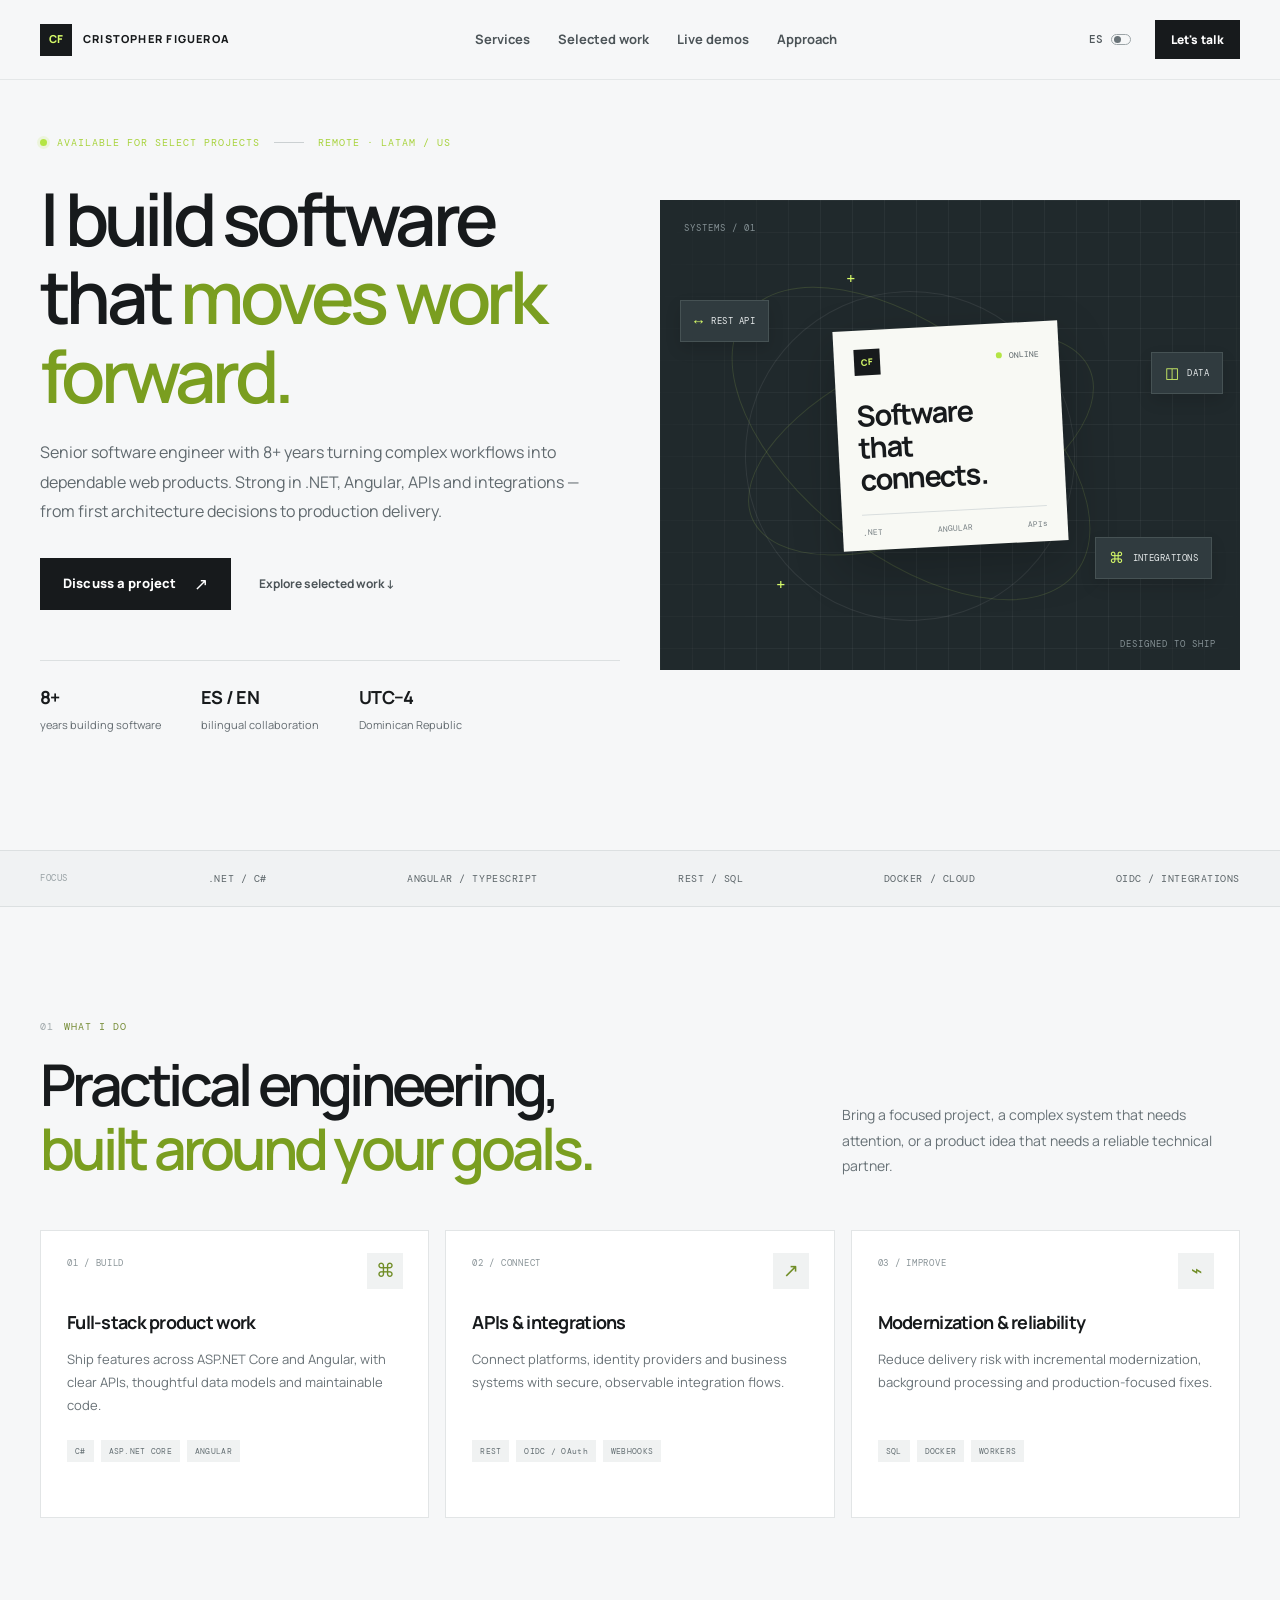
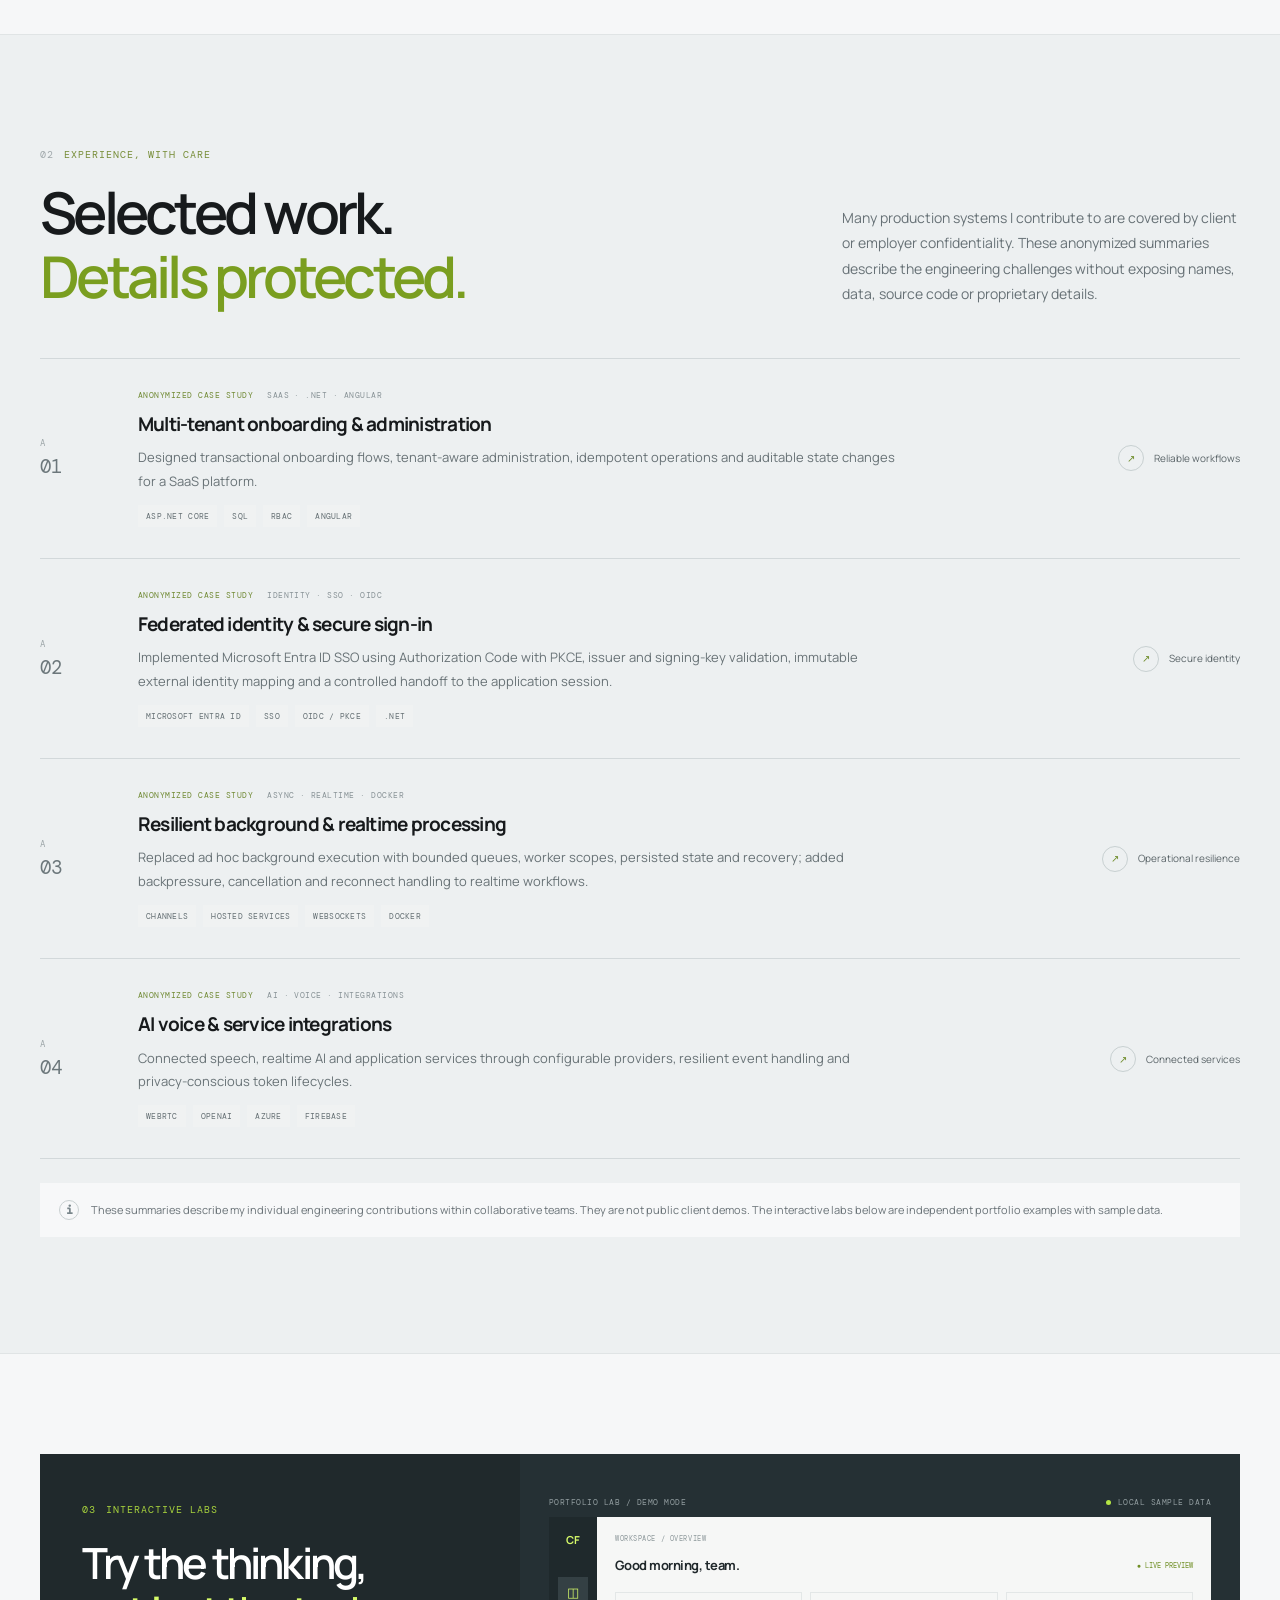
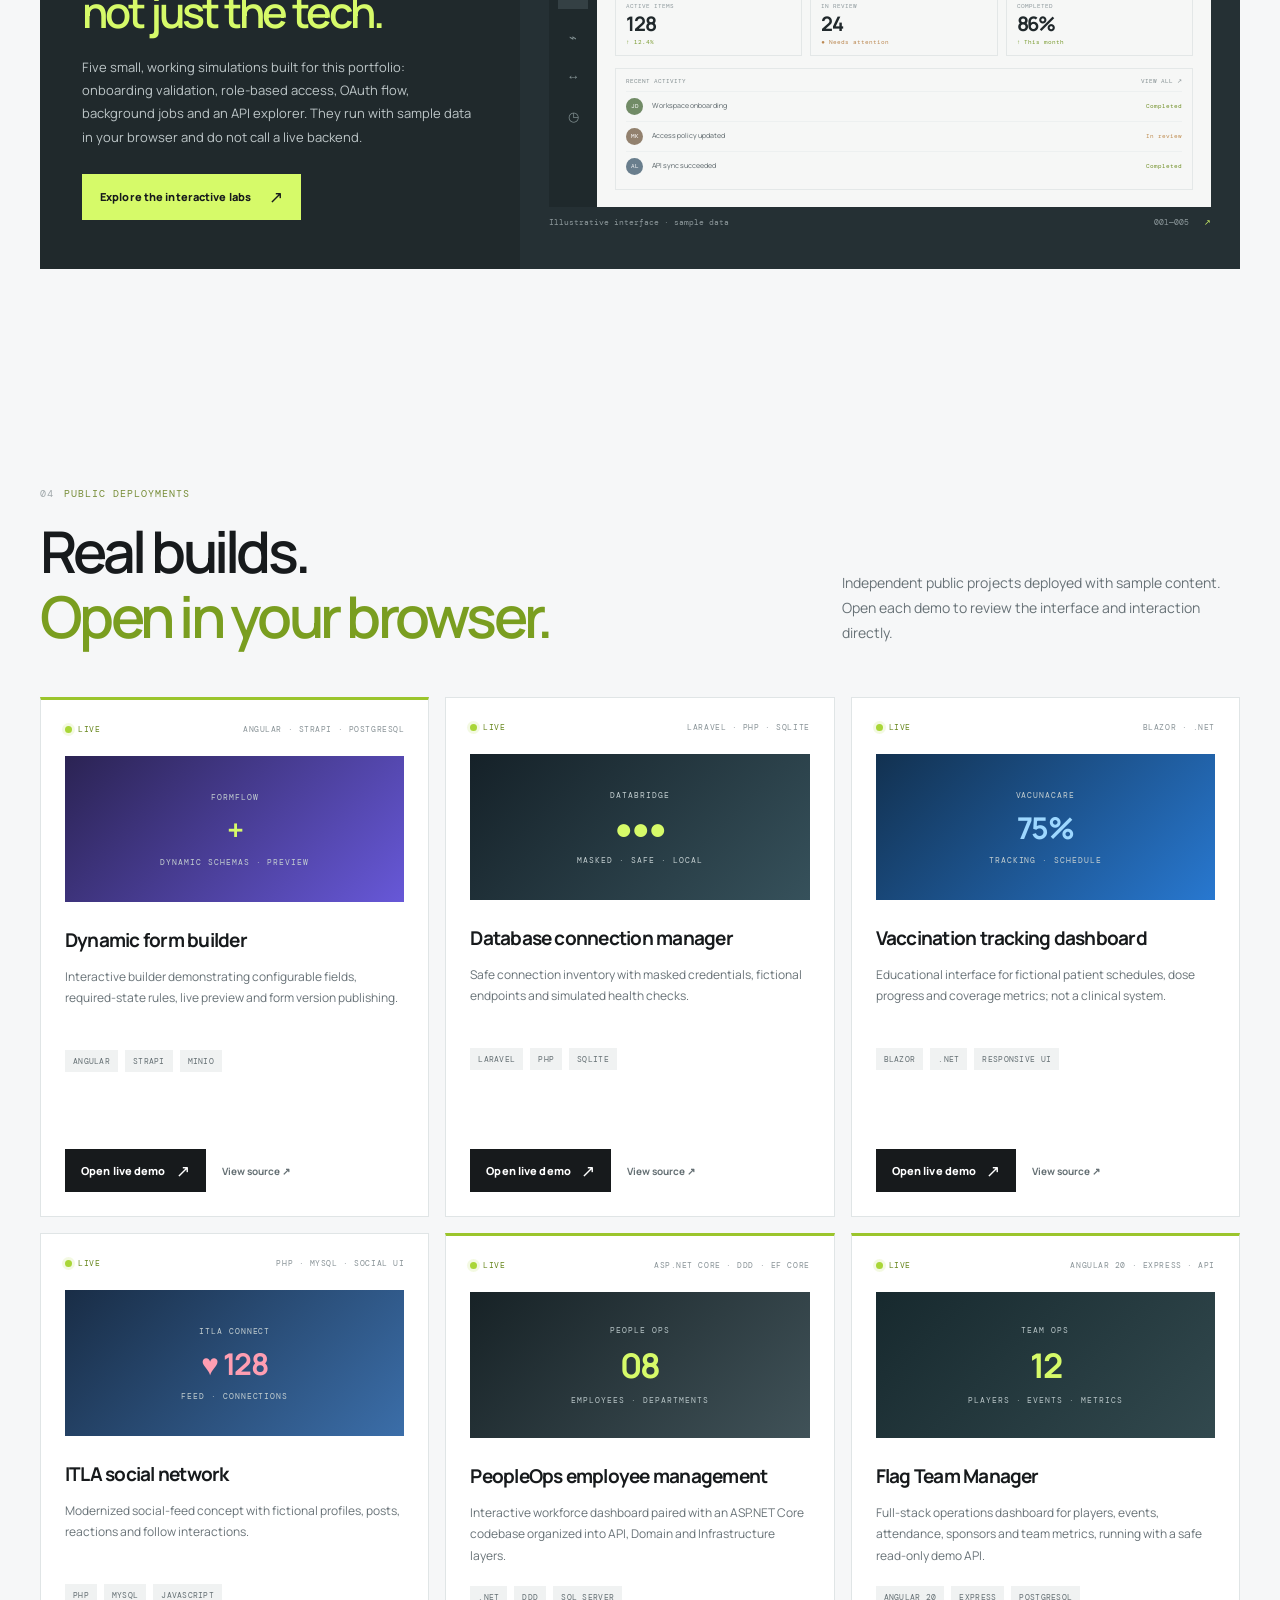
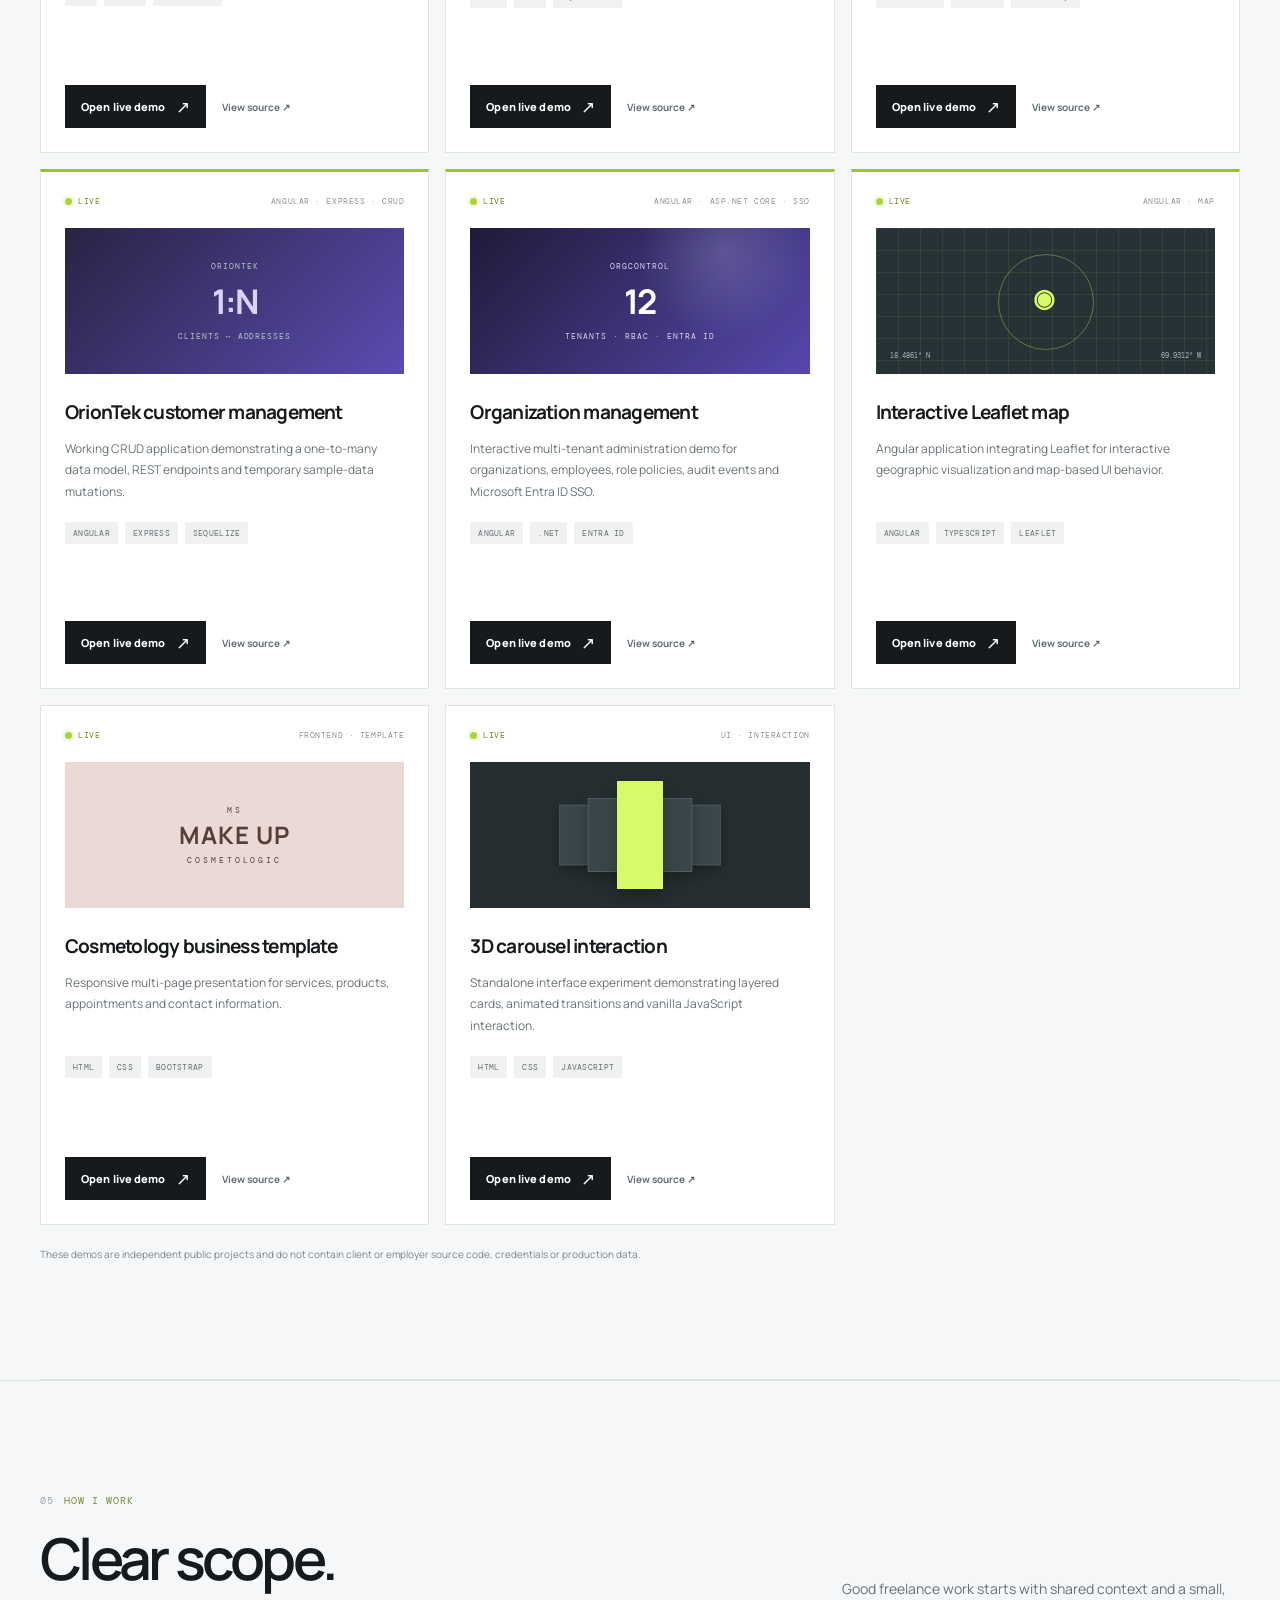
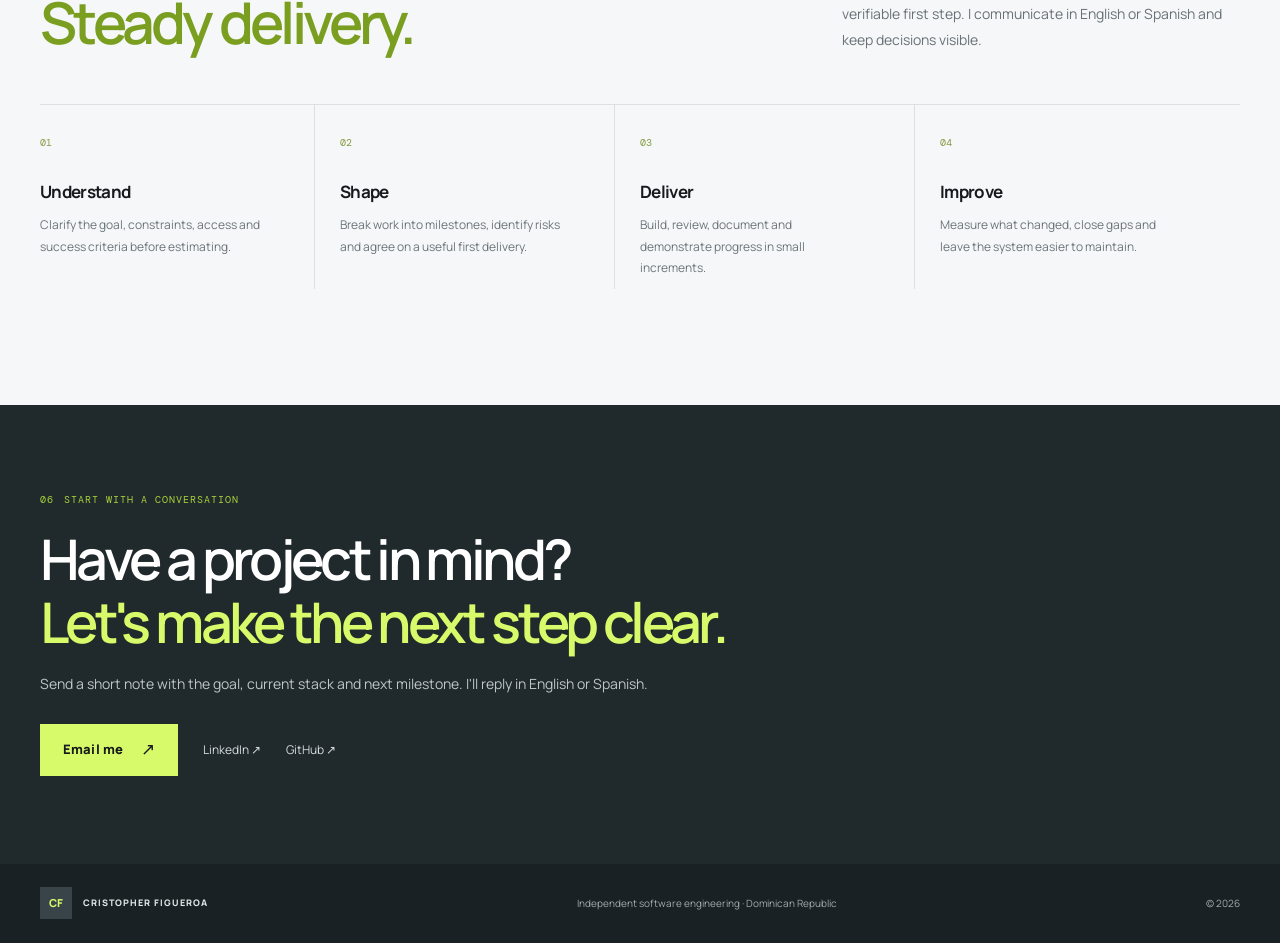
<file: index.html>
<!doctype html>
<html lang="en">
<head>
  <meta charset="utf-8">
  <meta name="viewport" content="width=device-width, initial-scale=1">
  <meta name="theme-color" content="#f6f7f8">
  <meta name="description" content="Cristopher Figueroa — software engineer building dependable .NET and Angular products, APIs, integrations and modernizations. Remote from the Dominican Republic; English and Spanish.">
  <meta property="og:type" content="website">
  <meta property="og:title" content="Cristopher Figueroa — Software Engineer">
  <meta property="og:description" content="Practical engineering for APIs, SaaS workflows, integrations and product modernization.">
  <title>Cristopher Figueroa — Software Engineer</title>
  <link rel="icon" href="/favicon.svg" type="image/svg+xml">
  <link rel="preconnect" href="https://fonts.googleapis.com">
  <link rel="preconnect" href="https://fonts.gstatic.com" crossorigin>
  <link href="https://fonts.googleapis.com/css2?family=DM+Mono:wght@400;500&family=Manrope:wght@400;500;600;700;800&display=swap" rel="stylesheet">
  <link rel="stylesheet" href="/styles.css">
  <script defer src="/app.js"></script>
</head>
<body>
  <a class="skip-link" href="#main" data-i18n="skip">Skip to content</a>
  <header class="topbar">
    <a class="wordmark" href="#top" aria-label="Cristopher Figueroa home"><span class="mark">CF</span><span>CRISTOPHER FIGUEROA</span></a>
    <nav class="desktop-nav" aria-label="Primary navigation">
      <a href="#services" data-i18n="navServices">Services</a><a href="#work" data-i18n="navWork">Selected work</a><a href="#live-demos" data-i18n="navDemos">Live demos</a><a href="#approach" data-i18n="navApproach">Approach</a>
    </nav>
    <div class="nav-actions"><button class="lang-toggle" type="button" aria-label="Cambiar idioma a español">ES <span class="toggle-dot"></span></button><a class="button button-small button-dark" href="mailto:cristopherdanielfigueroa@gmail.com?subject=Project%20inquiry" data-i18n="navContact">Let's talk</a></div>
  </header>

  <main id="main">
    <section class="hero section-wrap" id="top">
      <div class="hero-copy">
        <div class="eyebrow"><span class="live-dot"></span><span data-i18n="availability">AVAILABLE FOR SELECT PROJECTS</span><span class="eyebrow-line"></span><span>REMOTE · LATAM / US</span></div>
        <h1 data-i18n-html="headline">I build software<br>that <em>moves work forward.</em></h1>
        <p class="hero-lead" data-i18n="intro">Senior software engineer with 8+ years turning complex workflows into dependable web products. Strong in .NET, Angular, APIs and integrations — from first architecture decisions to production delivery.</p>
        <div class="hero-cta"><a class="button button-dark" href="mailto:cristopherdanielfigueroa@gmail.com?subject=Project%20inquiry" data-i18n="startProject">Discuss a project <span aria-hidden="true">↗</span></a><a class="text-link" href="#work" data-i18n="seeWork">Explore selected work <span aria-hidden="true">↓</span></a></div>
        <div class="hero-facts"><div><strong>8+</strong><span data-i18n="years">years building software</span></div><div><strong>ES / EN</strong><span data-i18n="languages">bilingual collaboration</span></div><div><strong>UTC−4</strong><span data-i18n="timezone">Dominican Republic</span></div></div>
      </div>
      <div class="hero-art" aria-label="Illustration of connected software components" role="img">
        <div class="art-grid"></div><div class="art-label art-label-top">SYSTEMS / 01</div><div class="art-label art-label-bottom">DESIGNED TO SHIP</div>
        <div class="orbit orbit-one"></div><div class="orbit orbit-two"></div><div class="orbit orbit-three"></div>
        <div class="core-card"><div class="core-top"><span class="core-chip">CF</span><span class="core-status"><i></i> ONLINE</span></div><div class="core-title">Software<br>that connects.</div><div class="core-rule"></div><div class="core-stack"><span>.NET</span><span>ANGULAR</span><span>APIs</span></div></div>
        <div class="float-node node-api"><span class="node-icon">↔</span><span>REST API</span></div><div class="float-node node-data"><span class="node-icon">◫</span><span>DATA</span></div><div class="float-node node-cloud"><span class="node-icon">⌘</span><span>INTEGRATIONS</span></div><div class="art-cross cross-a">+</div><div class="art-cross cross-b">+</div>
      </div>
    </section>

    <section class="trust-strip" aria-label="Technology focus"><div class="section-wrap trust-inner"><span class="mono" data-i18n="focus">FOCUS</span><span>.NET / C#</span><span>ANGULAR / TYPESCRIPT</span><span>REST / SQL</span><span>DOCKER / CLOUD</span><span>OIDC / INTEGRATIONS</span></div></section>

    <section class="section-wrap section-block" id="services">
      <div class="section-heading"><div><div class="eyebrow eyebrow-dark"><span>01</span><span data-i18n="servicesEyebrow">WHAT I DO</span></div><h2 data-i18n-html="servicesTitle">Practical engineering,<br><em>built around your goals.</em></h2></div><p data-i18n="servicesLead">Bring a focused project, a complex system that needs attention, or a product idea that needs a reliable technical partner.</p></div>
      <div class="service-grid">
        <article class="service-card"><div class="service-number">01 / BUILD</div><div class="service-icon">⌘</div><h3 data-i18n="service1Title">Full-stack product work</h3><p data-i18n="service1Body">Ship features across ASP.NET Core and Angular, with clear APIs, thoughtful data models and maintainable code.</p><div class="tag-row"><span>C#</span><span>ASP.NET CORE</span><span>ANGULAR</span></div></article>
        <article class="service-card"><div class="service-number">02 / CONNECT</div><div class="service-icon">↗</div><h3 data-i18n="service2Title">APIs & integrations</h3><p data-i18n="service2Body">Connect platforms, identity providers and business systems with secure, observable integration flows.</p><div class="tag-row"><span>REST</span><span>OIDC / OAuth</span><span>WEBHOOKS</span></div></article>
        <article class="service-card"><div class="service-number">03 / IMPROVE</div><div class="service-icon">⌁</div><h3 data-i18n="service3Title">Modernization & reliability</h3><p data-i18n="service3Body">Reduce delivery risk with incremental modernization, background processing and production-focused fixes.</p><div class="tag-row"><span>SQL</span><span>DOCKER</span><span>WORKERS</span></div></article>
      </div>
    </section>

    <section class="work-section" id="work"><div class="section-wrap section-block">
      <div class="section-heading"><div><div class="eyebrow eyebrow-dark"><span>02</span><span data-i18n="workEyebrow">EXPERIENCE, WITH CARE</span></div><h2 data-i18n-html="workTitle">Selected work.<br><em>Details protected.</em></h2></div><p data-i18n="workLead">Many production systems I contribute to are covered by client or employer confidentiality. These anonymized summaries describe the engineering challenges without exposing names, data, source code or proprietary details.</p></div>
      <div class="work-list">
        <article class="work-card"><div class="work-index">A<span>01</span></div><div class="work-main"><div class="work-meta"><span class="work-type" data-i18n="caseStudy">ANONYMIZED CASE STUDY</span><span>SAAS · .NET · ANGULAR</span></div><h3 data-i18n="work1Title">Multi-tenant onboarding & administration</h3><p data-i18n="work1Body">Designed transactional onboarding flows, tenant-aware administration, idempotent operations and auditable state changes for a SaaS platform.</p><div class="tag-row"><span>ASP.NET CORE</span><span>SQL</span><span>RBAC</span><span>ANGULAR</span></div></div><div class="work-outcome"><span class="outcome-mark">↗</span><span data-i18n="outcomeWorkflow">Reliable workflows</span></div></article>
        <article class="work-card"><div class="work-index">A<span>02</span></div><div class="work-main"><div class="work-meta"><span class="work-type" data-i18n="caseStudy">ANONYMIZED CASE STUDY</span><span>IDENTITY · SSO · OIDC</span></div><h3 data-i18n="work2Title">Federated identity & secure sign-in</h3><p data-i18n="work2Body">Implemented Microsoft Entra ID SSO using Authorization Code with PKCE, issuer and signing-key validation, immutable external identity mapping and a controlled handoff to the application session.</p><div class="tag-row"><span>MICROSOFT ENTRA ID</span><span>SSO</span><span>OIDC / PKCE</span><span>.NET</span></div></div><div class="work-outcome"><span class="outcome-mark">↗</span><span data-i18n="outcomeIdentity">Secure identity</span></div></article>
        <article class="work-card"><div class="work-index">A<span>03</span></div><div class="work-main"><div class="work-meta"><span class="work-type" data-i18n="caseStudy">ANONYMIZED CASE STUDY</span><span>ASYNC · REALTIME · DOCKER</span></div><h3 data-i18n="work3Title">Resilient background & realtime processing</h3><p data-i18n="work3Body">Replaced ad hoc background execution with bounded queues, worker scopes, persisted state and recovery; added backpressure, cancellation and reconnect handling to realtime workflows.</p><div class="tag-row"><span>CHANNELS</span><span>HOSTED SERVICES</span><span>WEBSOCKETS</span><span>DOCKER</span></div></div><div class="work-outcome"><span class="outcome-mark">↗</span><span data-i18n="outcomeReliability">Operational resilience</span></div></article>
        <article class="work-card"><div class="work-index">A<span>04</span></div><div class="work-main"><div class="work-meta"><span class="work-type" data-i18n="caseStudy">ANONYMIZED CASE STUDY</span><span>AI · VOICE · INTEGRATIONS</span></div><h3 data-i18n="work4Title">AI voice & service integrations</h3><p data-i18n="work4Body">Connected speech, realtime AI and application services through configurable providers, resilient event handling and privacy-conscious token lifecycles.</p><div class="tag-row"><span>WEBRTC</span><span>OPENAI</span><span>AZURE</span><span>FIREBASE</span></div></div><div class="work-outcome"><span class="outcome-mark">↗</span><span data-i18n="outcomeIntegration">Connected services</span></div></article>
      </div>
      <div class="portfolio-note"><span class="note-icon">i</span><p data-i18n="portfolioNote">These summaries describe my individual engineering contributions within collaborative teams. They are not public client demos. The interactive labs below are independent portfolio examples with sample data.</p></div>
    </div></section>

    <section class="section-wrap section-block lab-callout" id="demos"><div class="lab-panel"><div class="lab-left"><div class="eyebrow"><span>03</span><span data-i18n="labsEyebrow">INTERACTIVE LABS</span></div><h2 data-i18n-html="labsTitle">Try the thinking,<br><em>not just the tech.</em></h2><p data-i18n="labsBody">Five small, working simulations built for this portfolio: onboarding validation, role-based access, OAuth flow, background jobs and an API explorer. They run with sample data in your browser and do not call a live backend.</p><a class="button button-light" href="/demos.html" data-i18n="exploreLabs">Explore the interactive labs <span aria-hidden="true">↗</span></a></div><div class="lab-right"><div class="lab-preview-bar"><span>PORTFOLIO LAB / DEMO MODE</span><span><i></i> LOCAL SAMPLE DATA</span></div><div class="lab-preview"><div class="preview-sidebar"><b>CF</b><span class="active">◫</span><span>⌁</span><span>↔</span><span>◷</span></div><div class="preview-content"><div class="preview-crumb">WORKSPACE / OVERVIEW</div><div class="preview-head"><strong>Good morning, team.</strong><span>● LIVE PREVIEW</span></div><div class="preview-stats"><div><small>ACTIVE ITEMS</small><b>128</b><i>↑ 12.4%</i></div><div><small>IN REVIEW</small><b>24</b><i class="orange">● Needs attention</i></div><div><small>COMPLETED</small><b>86%</b><i>↑ This month</i></div></div><div class="preview-table"><div><span>RECENT ACTIVITY</span><span>VIEW ALL ↗</span></div><p><i class="avatar a1">JD</i><span>Workspace onboarding</span><b>Completed</b></p><p><i class="avatar a2">MK</i><span>Access policy updated</span><b class="pending">In review</b></p><p><i class="avatar a3">AL</i><span>API sync succeeded</span><b>Completed</b></p></div></div></div><div class="preview-caption"><span data-i18n="illustrativeUI">Illustrative interface · sample data</span><span>001—005 <a href="/demos.html" aria-label="Open interactive demos">↗</a></span></div></div></div></section>

    <section class="section-wrap section-block live-demos-section" id="live-demos">
      <div class="section-heading"><div><div class="eyebrow eyebrow-dark"><span>04</span><span data-i18n="liveEyebrow">PUBLIC DEPLOYMENTS</span></div><h2 data-i18n-html="liveTitle">Real builds.<br><em>Open in your browser.</em></h2></div><p data-i18n="liveLead">Independent public projects deployed with sample content. Open each demo to review the interface and interaction directly.</p></div>
      <div class="live-demo-grid">
        <article class="live-demo-card live-demo-featured"><div class="live-demo-top"><span class="live-demo-status"><i></i> <span data-i18n="liveStatus">LIVE</span></span><span class="live-demo-kind">ANGULAR · STRAPI · POSTGRESQL</span></div><div class="live-demo-visual forms-visual"><span>FORMFLOW</span><b>+</b><span>DYNAMIC SCHEMAS · PREVIEW</span></div><h3 data-i18n="formsTitle">Dynamic form builder</h3><p data-i18n="formsBody">Interactive builder demonstrating configurable fields, required-state rules, live preview and form version publishing.</p><div class="tag-row"><span>ANGULAR</span><span>STRAPI</span><span>MINIO</span></div><div class="live-demo-actions"><a class="button button-dark" href="https://dynamic-form-builder-demo.vercel.app" target="_blank" rel="noopener noreferrer" data-i18n="openDemo">Open live demo <span aria-hidden="true">↗</span></a><a class="source-link" href="https://github.com/CrisDaniel25/dynamic-forms-platform/tree/portfolio-demo" target="_blank" rel="noopener noreferrer" data-i18n="viewSource">View source ↗</a></div></article>
        <article class="live-demo-card"><div class="live-demo-top"><span class="live-demo-status"><i></i> <span data-i18n="liveStatus">LIVE</span></span><span class="live-demo-kind">LARAVEL · PHP · SQLITE</span></div><div class="live-demo-visual database-visual"><span>DATABRIDGE</span><b>●●●</b><span>MASKED · SAFE · LOCAL</span></div><h3 data-i18n="databaseTitle">Database connection manager</h3><p data-i18n="databaseBody">Safe connection inventory with masked credentials, fictional endpoints and simulated health checks.</p><div class="tag-row"><span>LARAVEL</span><span>PHP</span><span>SQLITE</span></div><div class="live-demo-actions"><a class="button button-dark" href="https://database-connections-demo.vercel.app" target="_blank" rel="noopener noreferrer" data-i18n="openDemo">Open live demo <span aria-hidden="true">↗</span></a><a class="source-link" href="https://github.com/CrisDaniel25/Database-Connections-Manager-Vixicom-Test/tree/portfolio-demo" target="_blank" rel="noopener noreferrer" data-i18n="viewSource">View source ↗</a></div></article>
        <article class="live-demo-card"><div class="live-demo-top"><span class="live-demo-status"><i></i> <span data-i18n="liveStatus">LIVE</span></span><span class="live-demo-kind">BLAZOR · .NET</span></div><div class="live-demo-visual vaccine-visual"><span>VACUNACARE</span><b>75%</b><span>TRACKING · SCHEDULE</span></div><h3 data-i18n="vaccineTitle">Vaccination tracking dashboard</h3><p data-i18n="vaccineBody">Educational interface for fictional patient schedules, dose progress and coverage metrics; not a clinical system.</p><div class="tag-row"><span>BLAZOR</span><span>.NET</span><span>RESPONSIVE UI</span></div><div class="live-demo-actions"><a class="button button-dark" href="https://vacunacare-demo.vercel.app" target="_blank" rel="noopener noreferrer" data-i18n="openDemo">Open live demo <span aria-hidden="true">↗</span></a><a class="source-link" href="https://github.com/CrisDaniel25/VacunasApp/tree/portfolio-demo" target="_blank" rel="noopener noreferrer" data-i18n="viewSource">View source ↗</a></div></article>
        <article class="live-demo-card"><div class="live-demo-top"><span class="live-demo-status"><i></i> <span data-i18n="liveStatus">LIVE</span></span><span class="live-demo-kind">PHP · MYSQL · SOCIAL UI</span></div><div class="live-demo-visual social-visual"><span>ITLA CONNECT</span><b>♥ 128</b><span>FEED · CONNECTIONS</span></div><h3 data-i18n="socialTitle">ITLA social network</h3><p data-i18n="socialBody">Modernized social-feed concept with fictional profiles, posts, reactions and follow interactions.</p><div class="tag-row"><span>PHP</span><span>MYSQL</span><span>JAVASCRIPT</span></div><div class="live-demo-actions"><a class="button button-dark" href="https://itla-social-demo.vercel.app" target="_blank" rel="noopener noreferrer" data-i18n="openDemo">Open live demo <span aria-hidden="true">↗</span></a><a class="source-link" href="https://github.com/CrisDaniel25/ITLASocialNetwork/tree/portfolio-demo" target="_blank" rel="noopener noreferrer" data-i18n="viewSource">View source ↗</a></div></article>
        <article class="live-demo-card live-demo-featured"><div class="live-demo-top"><span class="live-demo-status"><i></i> <span data-i18n="liveStatus">LIVE</span></span><span class="live-demo-kind">ASP.NET CORE · DDD · EF CORE</span></div><div class="live-demo-visual people-visual"><span>PEOPLE OPS</span><b>08</b><span>EMPLOYEES · DEPARTMENTS</span></div><h3 data-i18n="peopleTitle">PeopleOps employee management</h3><p data-i18n="peopleBody">Interactive workforce dashboard paired with an ASP.NET Core codebase organized into API, Domain and Infrastructure layers.</p><div class="tag-row"><span>.NET</span><span>DDD</span><span>SQL SERVER</span></div><div class="live-demo-actions"><a class="button button-dark" href="https://peopleops-employee-demo.vercel.app" target="_blank" rel="noopener noreferrer" data-i18n="openDemo">Open live demo <span aria-hidden="true">↗</span></a><a class="source-link" href="https://github.com/CrisDaniel25/EmployeeManagement/tree/portfolio-demo" target="_blank" rel="noopener noreferrer" data-i18n="viewSource">View source ↗</a></div></article>
        <article class="live-demo-card live-demo-featured"><div class="live-demo-top"><span class="live-demo-status"><i></i> <span data-i18n="liveStatus">LIVE</span></span><span class="live-demo-kind">ANGULAR 20 · EXPRESS · API</span></div><div class="live-demo-visual team-visual"><span>TEAM OPS</span><b>12</b><span>PLAYERS · EVENTS · METRICS</span></div><h3 data-i18n="flagTitle">Flag Team Manager</h3><p data-i18n="flagBody">Full-stack operations dashboard for players, events, attendance, sponsors and team metrics, running with a safe read-only demo API.</p><div class="tag-row"><span>ANGULAR 20</span><span>EXPRESS</span><span>POSTGRESQL</span></div><div class="live-demo-actions"><a class="button button-dark" href="https://flag-team-manager-demo.vercel.app" target="_blank" rel="noopener noreferrer" data-i18n="openDemo">Open live demo <span aria-hidden="true">↗</span></a><a class="source-link" href="https://github.com/CrisDaniel25/flag-team-system/tree/portfolio-demo" target="_blank" rel="noopener noreferrer" data-i18n="viewSource">View source ↗</a></div></article>
        <article class="live-demo-card live-demo-featured"><div class="live-demo-top"><span class="live-demo-status"><i></i> <span data-i18n="liveStatus">LIVE</span></span><span class="live-demo-kind">ANGULAR · EXPRESS · CRUD</span></div><div class="live-demo-visual customer-visual"><span>ORIONTEK</span><b>1:N</b><span>CLIENTS ↔ ADDRESSES</span></div><h3 data-i18n="orionTitle">OrionTek customer management</h3><p data-i18n="orionBody">Working CRUD application demonstrating a one-to-many data model, REST endpoints and temporary sample-data mutations.</p><div class="tag-row"><span>ANGULAR</span><span>EXPRESS</span><span>SEQUELIZE</span></div><div class="live-demo-actions"><a class="button button-dark" href="https://oriontek-customer-demo.vercel.app" target="_blank" rel="noopener noreferrer" data-i18n="openDemo">Open live demo <span aria-hidden="true">↗</span></a><a class="source-link" href="https://github.com/CrisDaniel25/PruebaOrionTek/tree/portfolio-demo" target="_blank" rel="noopener noreferrer" data-i18n="viewSource">View source ↗</a></div></article>
        <article class="live-demo-card live-demo-featured"><div class="live-demo-top"><span class="live-demo-status"><i></i> <span data-i18n="liveStatus">LIVE</span></span><span class="live-demo-kind">ANGULAR · ASP.NET CORE · SSO</span></div><div class="live-demo-visual org-visual"><span>ORGCONTROL</span><b>12</b><span>TENANTS · RBAC · ENTRA ID</span></div><h3 data-i18n="orgTitle">Organization management</h3><p data-i18n="orgBody">Interactive multi-tenant administration demo for organizations, employees, role policies, audit events and Microsoft Entra ID SSO.</p><div class="tag-row"><span>ANGULAR</span><span>.NET</span><span>ENTRA ID</span></div><div class="live-demo-actions"><a class="button button-dark" href="https://organization-management-demo.vercel.app" target="_blank" rel="noopener noreferrer" data-i18n="openDemo">Open live demo <span aria-hidden="true">↗</span></a><a class="source-link" href="https://github.com/CrisDaniel25/OrganizationManagement/tree/portfolio-demo" target="_blank" rel="noopener noreferrer" data-i18n="viewSource">View source ↗</a></div></article>
        <article class="live-demo-card live-demo-featured"><div class="live-demo-top"><span class="live-demo-status"><i></i> <span data-i18n="liveStatus">LIVE</span></span><span class="live-demo-kind">ANGULAR · MAP</span></div><div class="live-demo-visual map-visual"><span>18.4861° N</span><b>◉</b><span>69.9312° W</span></div><h3 data-i18n="leafletTitle">Interactive Leaflet map</h3><p data-i18n="leafletBody">Angular application integrating Leaflet for interactive geographic visualization and map-based UI behavior.</p><div class="tag-row"><span>ANGULAR</span><span>TYPESCRIPT</span><span>LEAFLET</span></div><div class="live-demo-actions"><a class="button button-dark" href="https://cf-leaflet-map.vercel.app" target="_blank" rel="noopener noreferrer" data-i18n="openDemo">Open live demo <span aria-hidden="true">↗</span></a><a class="source-link" href="https://github.com/CrisDaniel25/leaflet-map" target="_blank" rel="noopener noreferrer" data-i18n="viewSource">View source ↗</a></div></article>
        <article class="live-demo-card"><div class="live-demo-top"><span class="live-demo-status"><i></i> <span data-i18n="liveStatus">LIVE</span></span><span class="live-demo-kind">FRONTEND · TEMPLATE</span></div><div class="live-demo-visual beauty-visual"><span>MS</span><b>MAKE UP</b><span>COSMETOLOGIC</span></div><h3 data-i18n="makeupTitle">Cosmetology business template</h3><p data-i18n="makeupBody">Responsive multi-page presentation for services, products, appointments and contact information.</p><div class="tag-row"><span>HTML</span><span>CSS</span><span>BOOTSTRAP</span></div><div class="live-demo-actions"><a class="button button-dark" href="https://cf-makeup-demo.vercel.app" target="_blank" rel="noopener noreferrer" data-i18n="openDemo">Open live demo <span aria-hidden="true">↗</span></a><a class="source-link" href="https://github.com/CrisDaniel25/MS-MakeUp-Cosmetologic-Template" target="_blank" rel="noopener noreferrer" data-i18n="viewSource">View source ↗</a></div></article>
        <article class="live-demo-card"><div class="live-demo-top"><span class="live-demo-status"><i></i> <span data-i18n="liveStatus">LIVE</span></span><span class="live-demo-kind">UI · INTERACTION</span></div><div class="live-demo-visual carousel-visual"><i></i><i></i><i></i><i></i><i></i></div><h3 data-i18n="carouselTitle">3D carousel interaction</h3><p data-i18n="carouselBody">Standalone interface experiment demonstrating layered cards, animated transitions and vanilla JavaScript interaction.</p><div class="tag-row"><span>HTML</span><span>CSS</span><span>JAVASCRIPT</span></div><div class="live-demo-actions"><a class="button button-dark" href="https://cf-3d-carousel.vercel.app" target="_blank" rel="noopener noreferrer" data-i18n="openDemo">Open live demo <span aria-hidden="true">↗</span></a><a class="source-link" href="https://github.com/CrisDaniel25/3D-Carousel-Template" target="_blank" rel="noopener noreferrer" data-i18n="viewSource">View source ↗</a></div></article>
      </div>
      <p class="live-demo-note" data-i18n="liveNote">These demos are independent public projects and do not contain client or employer source code, credentials or production data.</p>
    </section>

    <section class="approach-section" id="approach"><div class="section-wrap section-block"><div class="section-heading"><div><div class="eyebrow eyebrow-dark"><span>05</span><span data-i18n="approachEyebrow">HOW I WORK</span></div><h2 data-i18n-html="approachTitle">Clear scope.<br><em>Steady delivery.</em></h2></div><p data-i18n="approachLead">Good freelance work starts with shared context and a small, verifiable first step. I communicate in English or Spanish and keep decisions visible.</p></div><div class="steps"><article><span>01</span><h3 data-i18n="step1Title">Understand</h3><p data-i18n="step1Body">Clarify the goal, constraints, access and success criteria before estimating.</p></article><article><span>02</span><h3 data-i18n="step2Title">Shape</h3><p data-i18n="step2Body">Break work into milestones, identify risks and agree on a useful first delivery.</p></article><article><span>03</span><h3 data-i18n="step3Title">Deliver</h3><p data-i18n="step3Body">Build, review, document and demonstrate progress in small increments.</p></article><article><span>04</span><h3 data-i18n="step4Title">Improve</h3><p data-i18n="step4Body">Measure what changed, close gaps and leave the system easier to maintain.</p></article></div></div></section>

    <section class="contact-section"><div class="section-wrap contact-wrap"><div class="eyebrow"><span>06</span><span data-i18n="contactEyebrow">START WITH A CONVERSATION</span></div><h2 data-i18n-html="contactTitle">Have a project in mind?<br><em>Let's make the next step clear.</em></h2><p data-i18n="contactBody">Send a short note with the goal, current stack and next milestone. I'll reply in English or Spanish.</p><div class="contact-actions"><a class="button button-light" href="mailto:cristopherdanielfigueroa@gmail.com?subject=Project%20inquiry" data-i18n="emailMe">Email me <span aria-hidden="true">↗</span></a><a class="contact-alt" href="https://www.linkedin.com/in/crisdaniel25/" target="_blank" rel="noopener noreferrer">LinkedIn ↗</a><a class="contact-alt" href="https://github.com/CrisDaniel25" target="_blank" rel="noopener noreferrer">GitHub ↗</a></div></div></section>
  </main>
  <footer class="footer"><div class="section-wrap footer-inner"><a class="wordmark" href="#top"><span class="mark">CF</span><span>CRISTOPHER FIGUEROA</span></a><span data-i18n="footer">Independent software engineering · Dominican Republic</span><span>© <span id="year"></span></span></div></footer>
</body>
</html>
</file>
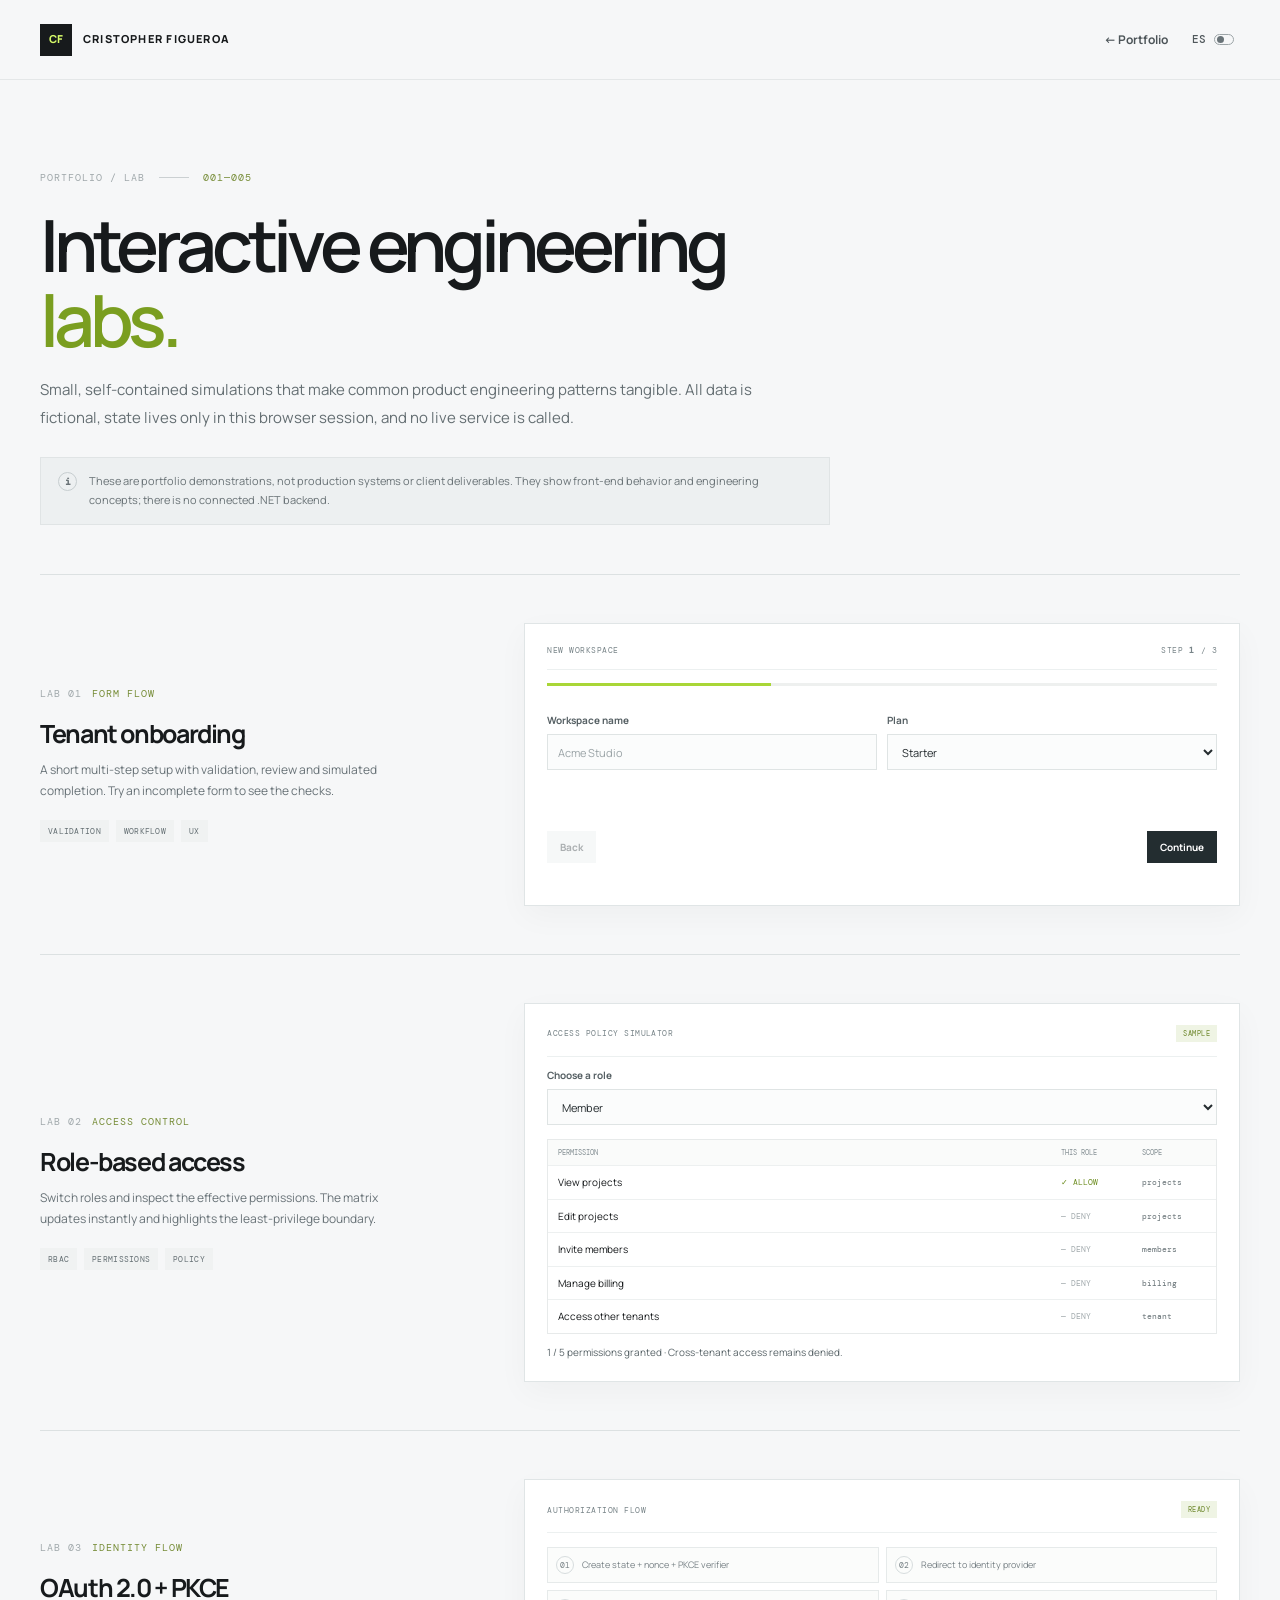
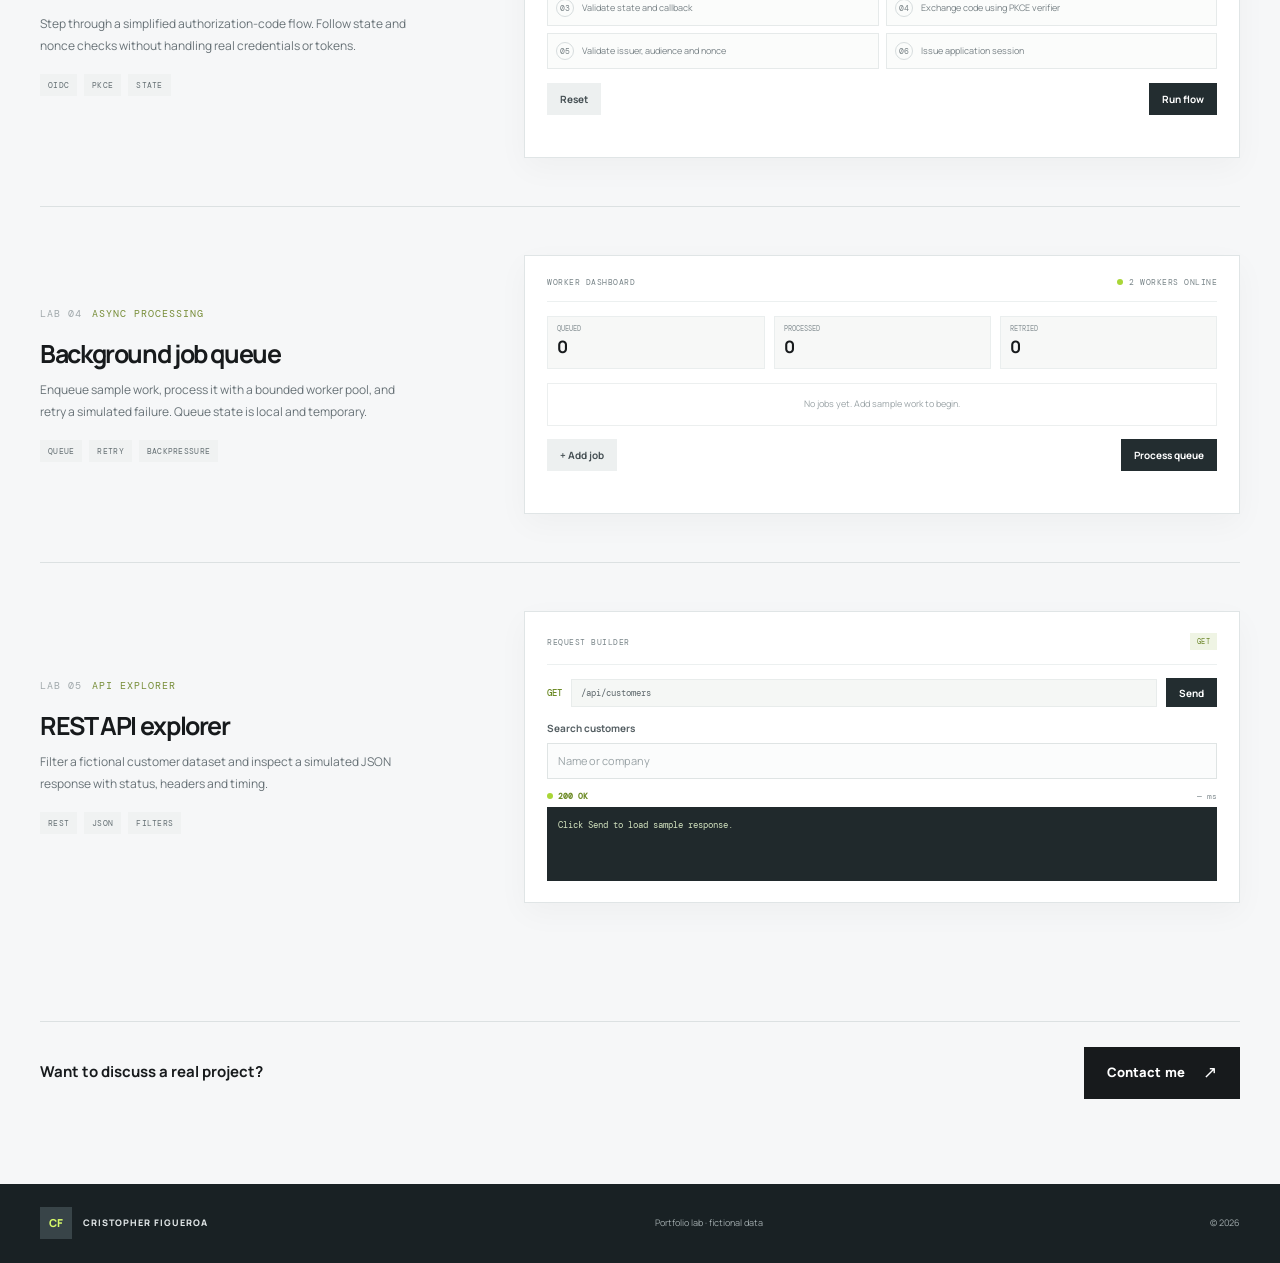
<file: demos.html>
<!doctype html>
<html lang="en"><head><meta charset="utf-8"><meta name="viewport" content="width=device-width, initial-scale=1"><meta name="theme-color" content="#f6f7f8"><meta name="description" content="Five interactive engineering simulations by Cristopher Figueroa: onboarding, RBAC, OAuth PKCE, background jobs and a REST API explorer."><title>Interactive Engineering Labs — Cristopher Figueroa</title><link rel="icon" href="/favicon.svg" type="image/svg+xml"><link rel="preconnect" href="https://fonts.googleapis.com"><link rel="preconnect" href="https://fonts.gstatic.com" crossorigin><link href="https://fonts.googleapis.com/css2?family=DM+Mono:wght@400;500&family=Manrope:wght@400;500;600;700;800&display=swap" rel="stylesheet"><link rel="stylesheet" href="/styles.css"><link rel="stylesheet" href="/demos.css"><script defer src="/demos.js"></script></head>
<body class="demos-page"><header class="topbar"><a class="wordmark" href="/"><span class="mark">CF</span><span>CRISTOPHER FIGUEROA</span></a><div class="nav-actions"><a class="text-link back-link" href="/" data-i18n="back">← Portfolio</a><button class="lang-toggle" type="button" aria-label="Cambiar idioma a español">ES <span class="toggle-dot"></span></button></div></header><main><section class="section-wrap demos-intro"><div class="eyebrow eyebrow-dark"><span>PORTFOLIO / LAB</span><span class="eyebrow-line"></span><span>001—005</span></div><h1 data-i18n="title">Interactive engineering<br><em>labs.</em></h1><p data-i18n="lead">Small, self-contained simulations that make common product engineering patterns tangible. All data is fictional, state lives only in this browser session, and no live service is called.</p><div class="demo-disclaimer"><span>i</span><p data-i18n="disclaimer">These are portfolio demonstrations, not production systems or client deliverables. They show front-end behavior and engineering concepts; there is no connected .NET backend.</p></div></section><section class="section-wrap demo-list">
  <article class="demo-card" id="onboarding"><div class="demo-info"><div class="eyebrow eyebrow-dark"><span>LAB 01</span><span>FORM FLOW</span></div><h2 data-i18n="onTitle">Tenant onboarding</h2><p data-i18n="onText">A short multi-step setup with validation, review and simulated completion. Try an incomplete form to see the checks.</p><div class="tag-row"><span>VALIDATION</span><span>WORKFLOW</span><span>UX</span></div></div><div class="demo-app onboarding-app"><div class="app-top"><span>NEW WORKSPACE</span><span>STEP <b id="onStepNum">1</b> / 3</span></div><div class="progress-track"><i id="onProgress"></i></div><div id="onboardingBody"></div><div class="app-actions"><button class="demo-button secondary" id="onBack" disabled data-i18n="backBtn">Back</button><button class="demo-button primary" id="onNext" data-i18n="continue">Continue</button></div><div id="onMessage" class="app-message" aria-live="polite"></div></div></article>
  <article class="demo-card" id="rbac"><div class="demo-info"><div class="eyebrow eyebrow-dark"><span>LAB 02</span><span>ACCESS CONTROL</span></div><h2 data-i18n="rbacTitle">Role-based access</h2><p data-i18n="rbacText">Switch roles and inspect the effective permissions. The matrix updates instantly and highlights the least-privilege boundary.</p><div class="tag-row"><span>RBAC</span><span>PERMISSIONS</span><span>POLICY</span></div></div><div class="demo-app"><div class="app-top"><span>ACCESS POLICY SIMULATOR</span><span class="status-chip">SAMPLE</span></div><label class="field-label" for="roleSelect" data-i18n="chooseRole">Choose a role</label><select class="field-control" id="roleSelect"><option value="member">Member</option><option value="manager">Manager</option><option value="admin">Administrator</option></select><div class="permission-list" id="permissionList"></div><div class="permission-result" id="permissionResult" aria-live="polite"></div></div></article>
  <article class="demo-card" id="oauth"><div class="demo-info"><div class="eyebrow eyebrow-dark"><span>LAB 03</span><span>IDENTITY FLOW</span></div><h2 data-i18n="oauthTitle">OAuth 2.0 + PKCE</h2><p data-i18n="oauthText">Step through a simplified authorization-code flow. Follow state and nonce checks without handling real credentials or tokens.</p><div class="tag-row"><span>OIDC</span><span>PKCE</span><span>STATE</span></div></div><div class="demo-app"><div class="app-top"><span>AUTHORIZATION FLOW</span><span class="status-chip" id="oauthStatus">READY</span></div><div class="flow-list" id="flowList"></div><div class="app-actions flow-actions"><button class="demo-button secondary" id="oauthReset" data-i18n="reset">Reset</button><button class="demo-button primary" id="oauthNext" data-i18n="runFlow">Run flow</button></div><div class="app-message" id="oauthMessage" aria-live="polite"></div></div></article>
  <article class="demo-card" id="jobs"><div class="demo-info"><div class="eyebrow eyebrow-dark"><span>LAB 04</span><span>ASYNC PROCESSING</span></div><h2 data-i18n="jobsTitle">Background job queue</h2><p data-i18n="jobsText">Enqueue sample work, process it with a bounded worker pool, and retry a simulated failure. Queue state is local and temporary.</p><div class="tag-row"><span>QUEUE</span><span>RETRY</span><span>BACKPRESSURE</span></div></div><div class="demo-app"><div class="app-top"><span>WORKER DASHBOARD</span><span><i class="worker-dot"></i> <span data-i18n="workersOnline">2 WORKERS ONLINE</span></span></div><div class="queue-stats"><div><small data-i18n="queued">QUEUED</small><b id="queueCount">0</b></div><div><small data-i18n="processed">PROCESSED</small><b id="processedCount">0</b></div><div><small data-i18n="retried">RETRIED</small><b id="retryCount">0</b></div></div><div class="queue-list" id="queueList"><div class="empty-state" data-i18n="emptyQueue">No jobs yet. Add sample work to begin.</div></div><div class="app-actions"><button class="demo-button secondary" id="addJob" data-i18n="addJob">+ Add job</button><button class="demo-button primary" id="processJobs" data-i18n="process">Process queue</button></div><div class="app-message" id="jobMessage" aria-live="polite"></div></div></article>
  <article class="demo-card" id="api"><div class="demo-info"><div class="eyebrow eyebrow-dark"><span>LAB 05</span><span>API EXPLORER</span></div><h2 data-i18n="apiTitle">REST API explorer</h2><p data-i18n="apiText">Filter a fictional customer dataset and inspect a simulated JSON response with status, headers and timing.</p><div class="tag-row"><span>REST</span><span>JSON</span><span>FILTERS</span></div></div><div class="demo-app"><div class="app-top"><span>REQUEST BUILDER</span><span class="status-chip">GET</span></div><div class="request-bar"><span>GET</span><code>/api/customers</code><button class="demo-button primary" id="sendRequest" data-i18n="send">Send</button></div><label class="field-label" for="apiFilter" data-i18n="searchCustomers">Search customers</label><input class="field-control" id="apiFilter" placeholder="Name or company" data-i18n-placeholder="searchPlaceholder"><div class="response-head"><span><i></i> <b id="apiStatus">200 OK</b></span><span id="apiTiming">— ms</span></div><pre class="json-response" id="apiResponse" aria-live="polite">Click Send to load sample response.</pre></div></article>
</section><section class="section-wrap demo-footer-cta"><p data-i18n="cta">Want to discuss a real project?</p><a class="button button-dark" href="mailto:cristopherdanielfigueroa@gmail.com?subject=Project%20inquiry" data-i18n-html="contact">Contact me <span aria-hidden="true">↗</span></a></section></main><footer class="footer"><div class="section-wrap footer-inner"><a class="wordmark" href="/"><span class="mark">CF</span><span>CRISTOPHER FIGUEROA</span></a><span>Portfolio lab · fictional data</span><span>© <span id="year"></span></span></div></footer></body></html>
</file>
<file: styles.css>
:root{--ink:#171a1c;--muted:#636b70;--line:#dce0e1;--paper:#f6f7f8;--white:#fff;--lime:#d6fa69;--lime-dark:#b8e53b;--slate:#263136;--mono:"DM Mono",monospace;--sans:"Manrope",Arial,sans-serif}*{box-sizing:border-box}html{scroll-behavior:smooth}body{margin:0;background:var(--paper);color:var(--ink);font-family:var(--sans);font-size:16px;line-height:1.65}a{color:inherit;text-decoration:none}button{font:inherit}.section-wrap{width:min(1200px,calc(100% - 64px));margin:0 auto}.topbar{height:80px;display:flex;align-items:center;justify-content:space-between;padding:0 max(32px,calc((100vw - 1200px)/2));border-bottom:1px solid #e4e7e8;background:rgba(246,247,248,.94);position:sticky;top:0;z-index:20;backdrop-filter:blur(14px)}.wordmark{display:inline-flex;align-items:center;gap:11px;font-size:11px;font-weight:800;letter-spacing:.11em}.mark{width:32px;height:32px;display:grid;place-items:center;background:var(--ink);color:var(--lime);font-size:11px;letter-spacing:-.04em}.desktop-nav{display:flex;gap:34px}.desktop-nav a,.text-link{font-size:13px;font-weight:700;color:#4c5458;transition:color .2s}.desktop-nav a:hover,.text-link:hover{color:#628609}.nav-actions{display:flex;gap:18px;align-items:center}.lang-toggle{border:0;background:none;display:flex;align-items:center;gap:8px;font-size:11px;font-family:var(--mono);font-weight:500;color:#50585c;cursor:pointer}.toggle-dot{width:20px;height:11px;border:1px solid #9ca4a7;border-radius:99px;position:relative}.toggle-dot:after{content:"";position:absolute;width:7px;height:7px;border-radius:50%;background:#697378;top:1px;left:2px;transition:all .2s}.lang-toggle[aria-pressed="true"] .toggle-dot:after{left:10px;background:#728f24}.button{display:inline-flex;align-items:center;justify-content:center;gap:18px;min-height:52px;padding:0 22px;font-size:13px;font-weight:800;letter-spacing:.01em;border:1px solid transparent;transition:transform .2s,background .2s}.button:hover{transform:translateY(-2px)}.button span{font-size:17px;font-weight:500}.button-dark{background:var(--ink);color:white}.button-dark:hover{background:#30383b}.button-small{min-height:39px;padding:0 15px;font-size:12px}.button-light{background:var(--lime);color:var(--ink)}.button-light:hover{background:#e2ff8f}.skip-link{position:absolute;left:-999px;top:8px;z-index:50;background:var(--ink);color:white;padding:12px}.skip-link:focus{left:8px}.hero{min-height:690px;display:grid;grid-template-columns:1fr 1fr;align-items:center;gap:40px;padding-top:20px;padding-bottom:80px}.hero-copy{padding:36px 0}.eyebrow{display:flex;align-items:center;gap:10px;color:#a8d33d;font:10px var(--mono);letter-spacing:.1em}.live-dot,.core-status i,.lab-preview-bar i{width:7px;height:7px;border-radius:50%;background:#b4e544;display:inline-block;box-shadow:0 0 0 3px rgba(182,229,64,.15)}.eyebrow-line{height:1px;width:30px;background:#cbd0d2;margin:0 4px}.hero h1{font-size:clamp(46px,5.7vw,74px);line-height:1.075;letter-spacing:-.065em;font-weight:600;margin:30px 0 24px}.hero h1 em,h2 em{font-style:normal;color:#7a9e20}.hero-lead{max-width:550px;color:#60696e;font-size:16px;line-height:1.85;margin:0}.hero-cta{display:flex;align-items:center;gap:28px;margin:31px 0 50px}.text-link{font-size:12px}.hero-facts{border-top:1px solid var(--line);padding-top:22px;display:flex;gap:40px}.hero-facts div{display:flex;flex-direction:column;gap:3px}.hero-facts strong{font-size:18px;letter-spacing:-.04em}.hero-facts span{font-size:11px;color:var(--muted)}.hero-art{height:470px;position:relative;overflow:hidden;background:#20292c;color:#fff}.art-grid{position:absolute;inset:0;background-image:linear-gradient(rgba(255,255,255,.045) 1px,transparent 1px),linear-gradient(90deg,rgba(255,255,255,.045) 1px,transparent 1px);background-size:32px 32px;mask-image:linear-gradient(100deg,transparent,#000 25%,#000 82%,transparent)}.art-label{position:absolute;font:9px var(--mono);letter-spacing:.11em;color:#859195}.art-label-top{top:22px;left:24px}.art-label-bottom{right:24px;bottom:20px}.orbit{position:absolute;border:1px solid rgba(214,250,105,.13);border-radius:50%;transform:rotate(-24deg)}.orbit-one{width:370px;height:180px;left:76px;top:154px}.orbit-two{width:420px;height:225px;left:41px;top:131px;transform:rotate(38deg)}.orbit-three{width:330px;height:330px;left:85px;top:91px;border-color:rgba(255,255,255,.08)}.core-card{position:absolute;width:225px;height:220px;left:calc(50% - 112px);top:calc(50% - 109px);background:#f8f9f4;color:var(--ink);padding:19px 20px;box-shadow:0 18px 50px rgba(0,0,0,.22);transform:rotate(-3deg)}.core-top{display:flex;justify-content:space-between;align-items:center}.core-chip{width:26px;height:26px;display:grid;place-items:center;background:var(--ink);color:var(--lime);font-size:9px;font-weight:800}.core-status{display:flex;align-items:center;gap:7px;font:8px var(--mono);color:#576165}.core-status i{width:6px;height:6px;box-shadow:none}.core-title{font-size:29px;line-height:1.1;letter-spacing:-.06em;font-weight:700;margin:25px 0 18px}.core-rule{height:1px;background:#d9dede}.core-stack{display:flex;justify-content:space-between;padding-top:12px;font:8px var(--mono);color:#747d80}.float-node{position:absolute;display:flex;align-items:center;gap:8px;padding:10px 13px;background:#303b3f;border:1px solid #465254;color:#e6eaeb;font:9px var(--mono);letter-spacing:.05em;box-shadow:0 7px 16px rgba(0,0,0,.12)}.node-icon{font-size:15px;color:var(--lime)}.node-api{left:20px;top:100px}.node-data{right:17px;top:152px}.node-cloud{right:28px;bottom:91px}.art-cross{position:absolute;color:var(--lime);font:16px var(--mono)}.cross-a{left:32%;top:68px}.cross-b{left:20%;bottom:75px}.trust-strip{border-top:1px solid var(--line);border-bottom:1px solid var(--line);background:#f0f2f3}.trust-inner{display:flex;justify-content:space-between;align-items:center;gap:22px;padding:21px 0;font:10px var(--mono);letter-spacing:.055em;color:#5d666a}.trust-inner .mono{color:#99a2a5;font-size:9px}.section-block{padding-top:113px;padding-bottom:116px}.section-heading{display:grid;grid-template-columns:1fr .56fr;gap:90px;align-items:end;margin-bottom:49px}.eyebrow-dark{color:#778d38}.eyebrow-dark span:first-child{color:#a0a8ab}.section-heading h2,.lab-left h2,.contact-wrap h2{font-size:clamp(39px,4.5vw,58px);letter-spacing:-.065em;line-height:1.12;font-weight:600;margin:19px 0 0}.section-heading>p{margin:0 0 3px;color:#677176;font-size:14px;line-height:1.8}.service-grid{display:grid;grid-template-columns:repeat(3,1fr);gap:16px}.service-card{background:white;border:1px solid #e2e5e6;padding:26px;min-height:288px;position:relative}.service-number{font:9px var(--mono);color:#8a9498;letter-spacing:.08em}.service-icon{position:absolute;right:25px;top:22px;width:36px;height:36px;display:grid;place-items:center;background:#f0f2f2;color:#708d26;font-size:19px}.service-card h3{font-size:18px;letter-spacing:-.04em;margin:39px 0 10px}.service-card p{font-size:13px;line-height:1.8;color:#697277;min-height:71px;margin:0}.tag-row{display:flex;gap:7px;flex-wrap:wrap;margin-top:21px}.tag-row span{font:8px var(--mono);letter-spacing:.035em;color:#657074;background:#f0f2f2;padding:6px 8px}.work-section{background:#edf0f1;border-top:1px solid #e0e4e5;border-bottom:1px solid #e0e4e5}.work-list{border-top:1px solid #d2d8da}.work-card{display:grid;grid-template-columns:76px 1fr 155px;gap:22px;padding:31px 0;border-bottom:1px solid #d2d8da;align-items:center}.work-index{display:flex;flex-direction:column;gap:5px;color:#9ba4a7;font:9px var(--mono)}.work-index span{font-size:19px;color:#6c777b}.work-meta{display:flex;gap:14px;align-items:center;font:8px var(--mono);letter-spacing:.06em;color:#899397}.work-type{color:#718a35}.work-main h3{font-size:19px;letter-spacing:-.04em;margin:9px 0 6px}.work-main p{max-width:760px;margin:0;color:#687276;font-size:13px;line-height:1.8}.work-main .tag-row{margin-top:12px}.work-outcome{display:flex;align-items:center;gap:10px;justify-self:end;color:#596367;font-size:10px}.outcome-mark{display:grid;place-items:center;width:26px;height:26px;border:1px solid #c8d0d1;border-radius:50%;color:#6f8d2b}.portfolio-note{display:flex;align-items:flex-start;gap:12px;margin-top:24px;padding:17px 19px;background:rgba(255,255,255,.58);color:#697277}.note-icon{font:bold 12px var(--mono);display:grid;place-items:center;min-width:20px;height:20px;border:1px solid #c9d0d1;border-radius:50%;color:#78858a}.portfolio-note p{margin:0;font-size:11px;line-height:1.75}.lab-callout{padding-top:100px;padding-bottom:105px}.lab-panel{display:grid;grid-template-columns:.8fr 1.2fr;background:#20292c;color:#fff;min-height:410px}.lab-left{padding:49px 42px}.lab-left h2{font-size:43px;margin-top:23px}.lab-left h2 em,.contact-wrap h2 em{color:var(--lime)}.lab-left>p{font-size:13px;color:#bdc6c8;line-height:1.8;margin:20px 0 25px;max-width:400px}.lab-left .button{font-size:11px;min-height:46px;padding:0 17px}.lab-right{background:#253034;padding:26px 29px;display:flex;flex-direction:column;justify-content:center}.lab-preview-bar{display:flex;justify-content:space-between;color:#929da0;font:8px var(--mono);letter-spacing:.06em;margin-bottom:10px}.lab-preview-bar span:last-child{display:flex;align-items:center;gap:7px}.lab-preview-bar i{width:5px;height:5px;box-shadow:none}.lab-preview{min-height:253px;background:#f6f7f6;color:#20282b;display:grid;grid-template-columns:48px 1fr}.preview-sidebar{background:#1f292c;display:flex;align-items:center;flex-direction:column;gap:18px;padding:14px 0;color:#829092;font-size:13px}.preview-sidebar b{color:var(--lime);font-size:11px;margin-bottom:10px}.preview-sidebar .active{color:var(--lime);background:#344044;padding:5px 9px}.preview-content{padding:17px 18px}.preview-crumb{font:7px var(--mono);color:#8e999c;letter-spacing:.08em}.preview-head{display:flex;justify-content:space-between;align-items:center;margin:12px 0 15px}.preview-head strong{font-size:13px;letter-spacing:-.04em}.preview-head span{font:7px var(--mono);color:#708f26}.preview-stats{display:grid;grid-template-columns:repeat(3,1fr);gap:8px}.preview-stats div{border:1px solid #e3e7e7;padding:9px 10px;display:flex;flex-direction:column}.preview-stats small{font:6px var(--mono);color:#8d989c}.preview-stats b{font-size:20px;letter-spacing:-.06em;line-height:1.4}.preview-stats i{font:6px var(--mono);color:#789a2d;font-style:normal}.preview-stats .orange{color:#bb8851}.preview-table{margin-top:12px;border:1px solid #e4e8e8;padding:8px 10px}.preview-table>div{display:flex;justify-content:space-between;font:6px var(--mono);color:#838e91;padding-bottom:6px}.preview-table p{display:grid;grid-template-columns:20px 1fr auto;gap:6px;align-items:center;margin:0;padding:6px 0;border-top:1px solid #edf0f0;font-size:7px;color:#586367}.preview-table p b{font:6px var(--mono);color:#708f26}.preview-table p b.pending{color:#bf8c50}.avatar{width:17px;height:17px;display:grid;place-items:center;border-radius:50%;font:6px var(--mono);font-style:normal;color:#fff;background:#718b66}.a2{background:#92816e}.a3{background:#697e8d}.preview-caption{display:flex;justify-content:space-between;color:#8e999c;font:8px var(--mono);padding-top:10px}.preview-caption a{color:var(--lime);margin-left:10px}.approach-section{border-top:1px solid var(--line)}.steps{display:grid;grid-template-columns:repeat(4,1fr);border-top:1px solid var(--line)}.steps article{padding:22px 24px 10px 0;border-right:1px solid var(--line);margin-right:25px}.steps article:last-child{border-right:0;margin-right:0}.steps article>span{font:10px var(--mono);color:#829b42}.steps h3{font-size:17px;margin:25px 0 8px;letter-spacing:-.04em}.steps p{font-size:12px;line-height:1.8;color:#6b7579;margin:0;max-width:220px}.contact-section{background:#20292c;color:white}.contact-wrap{padding-top:88px;padding-bottom:88px}.contact-wrap h2{font-size:clamp(38px,4.4vw,56px);margin-top:22px}.contact-wrap>p{font-size:14px;color:#bdc6c8;margin:19px 0 28px}.contact-actions{display:flex;gap:25px;align-items:center}.contact-alt{font-size:12px;color:#d5dcde}.contact-alt:hover{color:var(--lime)}.footer{background:#192124;color:#a1abad}.footer-inner{min-height:79px;display:flex;justify-content:space-between;align-items:center}.footer .wordmark{font-size:9px;color:#e0e5e6}.footer .mark{background:#384448}.footer-inner>span{font-size:10px}.reveal{opacity:0;transform:translateY(12px);transition:opacity .65s ease,transform .65s ease}.reveal.is-visible{opacity:1;transform:none}
@media(max-width:900px){.section-wrap{width:min(100% - 44px,720px)}.topbar{padding:0 22px}.desktop-nav{gap:19px}.hero{grid-template-columns:1fr 1fr;gap:24px;min-height:610px}.hero h1{font-size:clamp(42px,6vw,62px)}.hero-art{height:400px}.core-card{transform:scale(.9) rotate(-3deg)}.float-node{font-size:8px;padding:8px}.trust-inner{gap:13px;font-size:8px}.section-heading{gap:45px}.work-card{grid-template-columns:54px 1fr 120px;gap:16px}.lab-panel{grid-template-columns:.82fr 1.18fr}.lab-left{padding:38px 28px}.lab-left h2{font-size:37px}.lab-right{padding:22px 17px}}
@media(max-width:680px){.section-wrap{width:calc(100% - 36px)}.topbar{height:68px;padding:0 18px}.wordmark{font-size:9px;gap:8px}.mark{width:29px;height:29px}.desktop-nav{display:none}.nav-actions{gap:10px}.hero{display:flex;flex-direction:column;align-items:stretch;padding-top:36px;padding-bottom:54px;gap:35px}.hero-copy{padding:0}.hero h1{font-size:clamp(45px,12vw,63px);margin:24px 0 18px}.hero-lead{font-size:14px}.hero-cta{margin:25px 0 32px;gap:17px;flex-wrap:wrap}.button{min-height:48px;padding:0 17px}.text-link{font-size:11px}.hero-facts{gap:22px;padding-top:17px}.hero-facts strong{font-size:16px}.hero-facts span{font-size:9px}.hero-art{height:340px}.core-card{transform:scale(.83) rotate(-3deg);left:calc(50% - 112px);top:calc(50% - 109px)}.orbit-one{left:18px}.orbit-two{left:-8px}.orbit-three{left:18px}.node-api{left:12px;top:66px}.node-data{right:10px;top:110px}.node-cloud{right:16px;bottom:60px}.trust-inner{display:grid;grid-template-columns:repeat(2,1fr);gap:13px 9px;padding:18px 0;font-size:8px}.trust-inner .mono{display:none}.section-block{padding-top:77px;padding-bottom:79px}.section-heading{display:block;margin-bottom:31px}.section-heading h2,.lab-left h2,.contact-wrap h2{font-size:42px}.section-heading>p{margin-top:18px;font-size:13px}.service-grid{grid-template-columns:1fr;gap:10px}.service-card{min-height:0;padding:22px}.service-card h3{margin-top:30px}.service-card p{min-height:0}.tag-row{margin-top:15px}.work-card{grid-template-columns:33px 1fr;gap:12px;padding:23px 0}.work-index{font-size:8px}.work-index span{font-size:16px}.work-meta{font-size:7px;gap:8px;flex-wrap:wrap}.work-main h3{font-size:16px}.work-main p{font-size:12px}.work-main .tag-row span{font-size:7px}.work-outcome{grid-column:2;justify-self:start;font-size:9px;margin-top:4px}.portfolio-note{padding:14px;gap:9px}.portfolio-note p{font-size:10px}.lab-callout{padding-top:62px;padding-bottom:62px}.lab-panel{grid-template-columns:1fr}.lab-left{padding:33px 24px 29px}.lab-left h2{font-size:39px}.lab-left>p{font-size:12px}.lab-right{padding:18px 12px}.lab-preview{min-height:225px;grid-template-columns:35px 1fr}.preview-sidebar{gap:15px;font-size:11px}.preview-content{padding:13px 10px}.preview-head strong{font-size:11px}.preview-head span,.preview-crumb{font-size:6px}.preview-stats{gap:4px}.preview-stats div{padding:7px}.preview-stats b{font-size:16px}.preview-table{padding:7px}.preview-table p{font-size:6px;grid-template-columns:17px 1fr auto}.preview-table p b{font-size:5px}.steps{grid-template-columns:repeat(2,1fr);row-gap:16px}.steps article{margin-right:12px;padding-right:12px}.steps article:nth-child(2){border-right:0;margin-right:0}.steps h3{margin-top:15px}.steps p{font-size:11px}.contact-wrap{padding-top:69px;padding-bottom:69px}.contact-wrap>p{font-size:13px}.contact-actions{flex-wrap:wrap;gap:18px}.footer-inner{padding:17px 0;min-height:90px;display:grid;grid-template-columns:1fr auto;gap:8px}.footer-inner>span:nth-child(2){grid-column:1/-1;grid-row:2}.footer-inner>span{font-size:9px}.footer .wordmark{font-size:8px}}
@media(prefers-reduced-motion:reduce){html{scroll-behavior:auto}*,*:before,*:after{transition:none!important;animation:none!important}.reveal{opacity:1;transform:none}}
.live-demos-section{border-bottom:1px solid var(--line)}.live-demo-grid{display:grid;grid-template-columns:repeat(3,1fr);gap:16px}.live-demo-card{background:#fff;border:1px solid #e0e5e6;padding:24px;display:flex;flex-direction:column;min-height:520px}.live-demo-featured{border-top:3px solid #9bc52c}.live-demo-top{display:flex;align-items:center;justify-content:space-between;font:8px var(--mono);letter-spacing:.07em;color:#899397}.live-demo-status{display:inline-flex;align-items:center;gap:6px;color:#67861c}.live-demo-status i{width:7px;height:7px;border-radius:50%;background:#a9d637;box-shadow:0 0 0 3px rgba(169,214,55,.14)}.live-demo-kind{color:#8a9498}.live-demo-visual{height:146px;margin:22px 0 23px;background:#222c2f;color:#e7ecec;position:relative;overflow:hidden}.map-visual{display:flex;align-items:flex-end;justify-content:space-between;padding:14px;background-color:#263236;background-image:linear-gradient(rgba(214,250,105,.08) 1px,transparent 1px),linear-gradient(90deg,rgba(214,250,105,.08) 1px,transparent 1px);background-size:22px 22px;font:7px var(--mono);color:#aeb9bb}.map-visual:after{content:"";position:absolute;width:94px;height:94px;border:1px solid rgba(214,250,105,.34);border-radius:50%;left:calc(50% - 47px);top:26px}.map-visual b{position:absolute;left:calc(50% - 12px);top:54px;color:var(--lime);font-size:25px;z-index:2}.beauty-visual{background:#ead9d4;color:#563f3b;display:flex;flex-direction:column;align-items:center;justify-content:center;letter-spacing:.18em}.beauty-visual span{font:8px var(--mono)}.beauty-visual b{font-size:24px;letter-spacing:.04em}.carousel-visual{display:flex;align-items:center;justify-content:center;gap:0;background:#252e31}.carousel-visual i{display:block;width:46px;height:84px;background:#3a4649;border:1px solid #536164;box-shadow:0 8px 18px rgba(0,0,0,.25);margin:-7px}.carousel-visual i:nth-child(3){height:108px;background:#d6fa69;border-color:#d6fa69;z-index:3}.carousel-visual i:nth-child(2),.carousel-visual i:nth-child(4){transform:scale(.88);z-index:2}.carousel-visual i:nth-child(1),.carousel-visual i:nth-child(5){transform:scale(.72)}.live-demo-card h3{font-size:19px;letter-spacing:-.04em;margin:0 0 9px}.live-demo-card>p{font-size:12px;line-height:1.8;color:#687277;margin:0;min-height:66px}.live-demo-card .tag-row{margin-top:18px}.live-demo-actions{display:flex;align-items:center;gap:16px;margin-top:auto;padding-top:25px}.live-demo-actions .button{min-height:43px;padding:0 15px;font-size:11px;gap:10px}.source-link{font-size:10px;font-weight:700;color:#657074}.source-link:hover{color:#6f8f1f}.live-demo-note{margin:21px 0 0!important;min-height:0!important;font-size:10px!important;color:#7b8589!important}.desktop-nav{gap:28px}@media(max-width:900px){.live-demo-grid{grid-template-columns:1fr 1fr}.live-demo-card:last-child{grid-column:1/-1}}@media(max-width:680px){.live-demo-grid{grid-template-columns:1fr}.live-demo-card:last-child{grid-column:auto}.live-demo-card{min-height:auto}.live-demo-actions{margin-top:22px}.desktop-nav a[href="#live-demos"]{display:none}}
.team-visual,.customer-visual{display:flex;flex-direction:column;align-items:center;justify-content:center;gap:7px;background:linear-gradient(135deg,#17292e,#32494e);font:8px var(--mono);letter-spacing:.12em;color:#b8c5c7}.team-visual b,.customer-visual b{font:700 34px Manrope,sans-serif;letter-spacing:-.05em;color:#d6fa69}.customer-visual{background:linear-gradient(135deg,#292343,#5a4cb1)}.customer-visual b{color:#d9d4ff}
.people-visual{display:flex;flex-direction:column;align-items:center;justify-content:center;gap:7px;background:linear-gradient(135deg,#172226,#405258);font:8px var(--mono);letter-spacing:.12em;color:#b8c5c7}.people-visual b{font:700 34px Manrope,sans-serif;letter-spacing:-.05em;color:#d6fa69}
.org-visual{display:flex;flex-direction:column;align-items:center;justify-content:center;gap:7px;background:radial-gradient(circle at 75% 18%,rgba(217,212,255,.2),transparent 30%),linear-gradient(135deg,#1e1b38,#5648ad);font:8px var(--mono);letter-spacing:.12em;color:#d7d3ef}.org-visual b{font:700 34px Manrope,sans-serif;letter-spacing:-.05em;color:#fff}
.forms-visual,.database-visual,.vaccine-visual,.social-visual{display:flex;flex-direction:column;align-items:center;justify-content:center;gap:7px;font:8px var(--mono);letter-spacing:.12em;color:#c3ced0}.forms-visual{background:linear-gradient(135deg,#2b2353,#6758d8)}.database-visual{background:linear-gradient(135deg,#152128,#36515b)}.vaccine-visual{background:linear-gradient(135deg,#123150,#2878d0)}.social-visual{background:linear-gradient(135deg,#192d46,#3b6ea9)}.forms-visual b,.database-visual b,.vaccine-visual b,.social-visual b{font:700 30px Manrope,sans-serif;letter-spacing:-.04em;color:#d6fa69}.vaccine-visual b{color:#9ed8ff}.social-visual b{color:#ff9eb2}
</file>
<file: demos.css>
.demos-intro{padding-top:91px;padding-bottom:49px}.demos-intro h1{font-size:clamp(49px,6vw,72px);line-height:1.04;letter-spacing:-.07em;font-weight:600;margin:24px 0 18px}.demos-intro h1 em{font-style:normal;color:#7a9e20}.demos-intro>p{max-width:730px;color:#646e72;font-size:15px;line-height:1.85;margin:0}.demo-disclaimer{display:flex;gap:12px;align-items:flex-start;margin-top:26px;padding:14px 17px;background:#edf0f1;border:1px solid #e0e4e5;max-width:790px;color:#697276}.demo-disclaimer>span{border:1px solid #c7ced0;border-radius:50%;width:19px;height:19px;display:grid;place-items:center;font:bold 10px var(--mono);flex-shrink:0}.demo-disclaimer p{font-size:11px;line-height:1.7;margin:0}.demo-list{padding-bottom:70px}.demo-card{display:grid;grid-template-columns:.75fr 1.25fr;gap:55px;padding:48px 0;border-top:1px solid #dce1e2;align-items:center}.demo-info h2{font-size:25px;line-height:1.2;letter-spacing:-.055em;margin:19px 0 10px}.demo-info>p{font-size:12px;line-height:1.8;color:#687277;margin:0;max-width:380px}.demo-info .tag-row{margin-top:18px}.demo-app{background:#fff;border:1px solid #e0e5e6;padding:21px 22px;min-height:245px;box-shadow:0 10px 30px rgba(25,35,37,.035)}.app-top{display:flex;justify-content:space-between;align-items:center;font:8px var(--mono);letter-spacing:.06em;color:#798589;padding-bottom:14px;border-bottom:1px solid #ecf0f0}.app-top>span:last-child{display:inline-flex;align-items:center;gap:6px}.status-chip{padding:4px 7px;background:#eff4e4;color:#6d872b;font:7px var(--mono)}.progress-track{height:3px;background:#eef0ef;margin:13px 0 16px}.progress-track i{display:block;height:100%;width:33.3%;background:#a9d637;transition:width .25s}.onboarding-app #onboardingBody{min-height:116px}.demo-form-grid{display:grid;grid-template-columns:1fr 1fr;gap:10px}.field-label{display:block;font-size:10px;font-weight:700;color:#566064;margin:10px 0 6px}.field-control{width:100%;height:36px;border:1px solid #dfe4e4;background:#fbfcfc;padding:0 10px;color:#252c2f;font:11px var(--sans);outline:none}.field-control:focus{border-color:#91b52f;box-shadow:0 0 0 2px rgba(169,214,55,.15)}.field-control::placeholder{color:#9aa3a6}.field-error{font-size:9px;color:#b65050;margin:4px 0 0}.review-box{padding:12px;background:#f7f8f7;border:1px solid #e7eaea;font-size:10px;color:#586367;display:grid;gap:6px}.review-box b{color:#262d2f}.app-actions{display:flex;justify-content:space-between;align-items:center;margin-top:13px}.demo-button{min-height:32px;border:0;padding:0 13px;font:700 10px var(--sans);cursor:pointer;transition:transform .15s,background .15s}.demo-button:hover:not(:disabled){transform:translateY(-1px)}.demo-button:disabled{opacity:.45;cursor:not-allowed}.demo-button.primary{background:#232d30;color:white}.demo-button.primary:hover{background:#364246}.demo-button.secondary{background:#edf0f0;color:#465054}.app-message{min-height:15px;margin-top:6px;color:#729127;font-size:9px}.permission-list{margin-top:14px;border:1px solid #e7eaea}.permission-row{display:grid;grid-template-columns:1fr 74px 64px;gap:7px;padding:8px 10px;border-bottom:1px solid #edf0f0;align-items:center;font-size:10px}.permission-row:last-child{border-bottom:0}.permission-row.header{font:7px var(--mono);color:#859094;background:#fafbfa}.permission-cell{font:8px var(--mono);color:#667175}.permission-cell.allowed{color:#6e8e22}.permission-cell.denied{color:#a2aaad}.permission-result{font-size:10px;color:#596468;margin-top:10px}.worker-dot{height:6px;width:6px;border-radius:50%;display:inline-block;background:#a9d637}.flow-list{display:grid;grid-template-columns:1fr 1fr;gap:7px;margin:14px 0}.flow-step{display:flex;align-items:center;gap:8px;padding:8px;border:1px solid #e6eaea;background:#fbfcfb;color:#778185;font-size:9px}.flow-step i{width:18px;height:18px;border:1px solid #d7ddde;border-radius:50%;display:grid;place-items:center;font:8px var(--mono);font-style:normal}.flow-step.done{border-color:#dbe9bb;color:#506b1d;background:#f8fbf1}.flow-step.done i{background:#a9d637;border-color:#a9d637;color:#25300e}.flow-actions{margin-top:10px}.queue-stats{display:grid;grid-template-columns:repeat(3,1fr);gap:9px;margin:14px 0}.queue-stats div{background:#f7f8f7;border:1px solid #eaeeee;padding:7px 9px;display:flex;flex-direction:column}.queue-stats small{font:7px var(--mono);color:#899397}.queue-stats b{font-size:17px;letter-spacing:-.04em}.queue-list{max-height:86px;overflow:auto;border:1px solid #ecefef}.empty-state{padding:13px;text-align:center;font-size:9px;color:#9aa3a6}.job-row{display:grid;grid-template-columns:1fr 70px 40px;gap:7px;padding:7px 9px;border-bottom:1px solid #edf0f0;align-items:center;font-size:9px}.job-row:last-child{border:0}.job-row small{font:7px var(--mono);color:#8d979a}.job-status{font:7px var(--mono);color:#7d8e4b}.job-status.failed{color:#b76859}.request-bar{display:grid;grid-template-columns:auto 1fr auto;gap:9px;align-items:center;margin:13px 0}.request-bar>span{font:9px var(--mono);font-weight:500;color:#6c8a25}.request-bar code{background:#f5f7f5;border:1px solid #e8eceb;padding:7px 9px;font:9px var(--mono);color:#5d676b}.request-bar .demo-button{min-height:29px}.response-head{display:flex;justify-content:space-between;font:8px var(--mono);color:#889296;margin:12px 0 6px}.response-head span:first-child{color:#6c8a25}.response-head i{width:6px;height:6px;border-radius:50%;background:#a9d637;display:inline-block}.json-response{background:#20292c;color:#d2e2bf;min-height:74px;max-height:130px;overflow:auto;padding:11px;font:9px/1.65 var(--mono);white-space:pre-wrap;margin:0}.demo-footer-cta{border-top:1px solid #dce1e2;padding-top:25px;padding-bottom:85px;display:flex;align-items:center;justify-content:space-between}.demo-footer-cta p{font-size:15px;font-weight:700;margin:0}.back-link{font-size:12px}.demos-page .footer-inner>span{font-size:9px}@media(max-width:760px){.demos-intro{padding-top:64px;padding-bottom:35px}.demos-intro h1{font-size:50px}.demo-card{grid-template-columns:1fr;gap:21px;padding:35px 0}.demo-info h2{margin-top:13px}.demo-app{padding:16px}.demo-footer-cta{padding-bottom:60px}}@media(max-width:430px){.demos-intro h1{font-size:43px}.demo-form-grid{grid-template-columns:1fr}.flow-list{grid-template-columns:1fr}.permission-row{grid-template-columns:1fr 63px 57px}.app-top{font-size:7px}}
</file>
